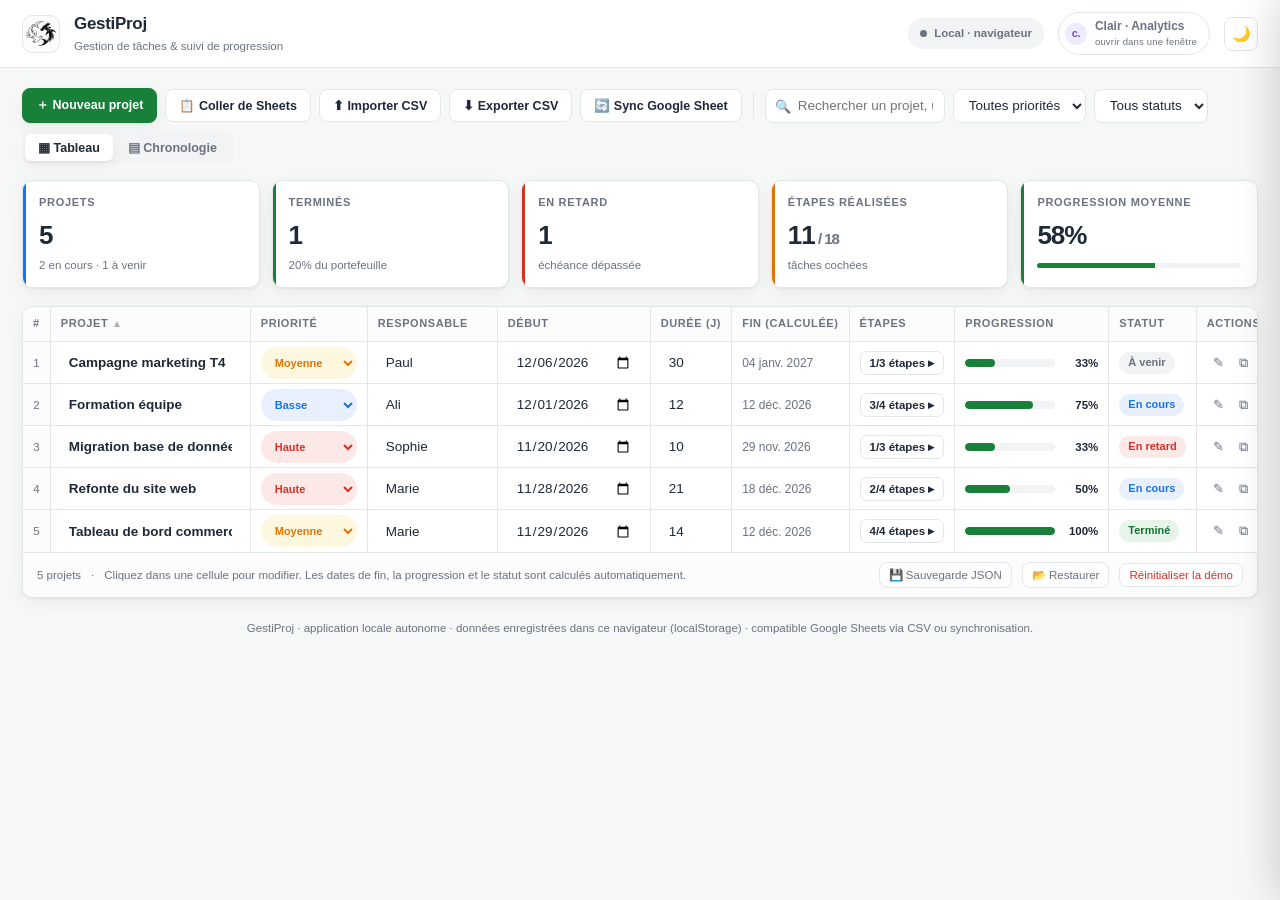
<file: GestiProj/index.html>
<!DOCTYPE html>
<html lang="fr">
<head>
<meta charset="UTF-8">
<meta name="viewport" content="width=device-width, initial-scale=1">
<title>GestiProj — Gestion de projets & progression</title>
<link rel="icon" href="../assets/logo/favicon.ico" sizes="any">
<link rel="apple-touch-icon" href="../assets/logo/apple-touch-icon.png">
<!-- Thème appliqué avant le premier rendu (mémorisé, partagé avec le hub et Clair). -->
<script src="../assets/theme.js"></script>
<!--
  GestiProj — application 100% locale (HTML/CSS/JS, aucune dépendance).
  Ouvrez simplement ce fichier dans un navigateur. Données = localStorage.
  Premier démarrage : les projets de data/projets.js sont chargés.
  Option : synchronisation avec une Google Sheet via google-sheets/Code.gs
-->
<style>
:root{
  --bg:#f6f8f7; --surface:#ffffff; --surface2:#fbfcfb; --border:#e1e8e4;
  --text:#1f2937; --muted:#6b7280; --accent:#188038; --accent2:#137333;
  --accent-soft:#e6f4ea; --shadow:0 1px 2px rgba(16,24,40,.06),0 6px 18px rgba(16,24,40,.05);
  --red:#d93025; --red-soft:#fce8e6; --amber:#e37400; --amber-soft:#fef7e0;
  --blue:#1a73e8; --blue-soft:#e8f0fe; --grey-soft:#f1f3f4;
  --radius:10px;
  /* couleurs d'interface (aucune ne concerne le logo) */
  --on-accent:#ffffff;            /* texte posé sur un aplat accentué */
  --toast-bg:#202724; --toast-text:#ffffff;
  --overlay:rgba(15,23,20,.45);
}
html[data-theme="dark"]{
  --bg:#141816; --surface:#1c211f; --surface2:#222825; --border:#333c37;
  --text:#e8eeea; --muted:#9aa8a0; --accent:#5fcd83; --accent2:#7ddc9c;
  --accent-soft:#1e3a29; --shadow:0 1px 2px rgba(0,0,0,.3),0 8px 24px rgba(0,0,0,.25);
  --red:#ff8a80; --red-soft:#3a2321; --amber:#fbbc5c; --amber-soft:#3a2f18;
  --blue:#8ab4f8; --blue-soft:#1e2c45; --grey-soft:#2a322d;
}
*{box-sizing:border-box}
html,body{margin:0;padding:0}
body{
  background:var(--bg); color:var(--text); font-family:Arial,Helvetica,"Segoe UI",Roboto,sans-serif;
  font-size:13.5px; line-height:1.45; -webkit-font-smoothing:antialiased;
}
button,input,select,textarea{font-family:inherit;font-size:inherit;color:inherit}
button{cursor:pointer}
a{color:var(--accent2);text-decoration:none}
a:hover{text-decoration:underline}

/* ---------- En-tête ---------- */
.topbar{
  background:var(--surface); border-bottom:1px solid var(--border);
  padding:12px 22px; display:flex; align-items:center; gap:14px; flex-wrap:wrap;
  position:sticky; top:0; z-index:40;
}
.logo{
  width:38px;height:38px;border-radius:10px;background:var(--surface2);flex:none;
  border:1px solid var(--border);display:grid;place-items:center;
  text-decoration:none;transition:border-color .15s,box-shadow .15s;
}
.logo:hover{border-color:var(--accent);box-shadow:0 0 0 3px var(--accent-soft);text-decoration:none}
.logo img{width:30px;height:auto;display:block}
/* pas de plaque derrière le logo : le fond reste celui de l'interface */
html[data-theme="dark"] .logo{background:transparent;border-color:transparent}
.brand h1{font-size:17px;margin:0;letter-spacing:-.3px}
.brand p{margin:1px 0 0;font-size:11.5px;color:var(--muted)}
.topbar .spacer{flex:1}
.pill{
  display:inline-flex;align-items:center;gap:7px;padding:6px 11px;border-radius:99px;
  background:var(--accent-soft);color:var(--accent2);font-size:11.5px;font-weight:600;
  border:1px solid transparent;
}
.pill .dot{width:7px;height:7px;border-radius:50%;background:currentColor}
.pill.off{background:var(--grey-soft);color:var(--muted)}
.icon-btn{
  width:34px;height:34px;border:1px solid var(--border);background:var(--surface);
  border-radius:8px;display:grid;place-items:center;font-size:15px;
}
.icon-btn:hover{background:var(--accent-soft)}

/* ---------- Bascule vers l'autre application ---------- */
.app-switch{
  display:inline-flex;align-items:center;gap:8px;padding:5px 12px 5px 6px;
  border:1px solid var(--border);border-radius:99px;background:var(--surface);
  font-size:12px;font-weight:600;color:var(--muted);text-decoration:none;
  transition:border-color .15s,color .15s,background .15s;
}
.app-switch:hover{border-color:#8b7fe8;color:var(--text);background:var(--surface2);text-decoration:none}
.app-switch:focus-visible{outline:2px solid #8b7fe8;outline-offset:2px}
.app-switch-ico{
  width:22px;height:22px;border-radius:50%;display:grid;place-items:center;
  background:#efeafc;color:#6d4fbe;font-size:11px;font-weight:800;letter-spacing:-.5px;flex:none;
}
html[data-theme="dark"] .app-switch-ico{background:#2a2340;color:#c3aef7}
.app-switch-txt{white-space:nowrap}
.app-switch-txt small{display:block;font-size:9.5px;font-weight:500;color:var(--muted);letter-spacing:.02em}
@media (max-width:640px){ .app-switch-txt small{display:none} .app-switch-txt{font-size:11px} }

/* ---------- Barre d'outils ---------- */
.wrap{padding:20px 22px 60px;max-width:1680px;margin:0 auto}
.toolbar{
  display:flex;align-items:center;gap:8px;flex-wrap:wrap;margin-bottom:16px;
}
.btn{
  display:inline-flex;align-items:center;gap:7px;padding:8px 13px;border-radius:8px;
  border:1px solid var(--border);background:var(--surface);font-weight:600;font-size:12.5px;
  white-space:nowrap;transition:.15s;
}
.btn:hover{border-color:var(--accent);color:var(--accent2)}
.btn.primary{background:var(--accent);border-color:var(--accent);color:var(--on-accent);box-shadow:var(--shadow)}
.btn.primary:hover{background:var(--accent2);color:var(--on-accent)}
.btn.danger{color:var(--red)}
.btn.danger:hover{border-color:var(--red)}
.btn.sm{padding:5px 9px;font-size:11.5px;font-weight:500}
.sep{width:1px;height:26px;background:var(--border);margin:0 3px}
.field{
  height:34px;padding:0 11px;border:1px solid var(--border);border-radius:8px;
  background:var(--surface);outline:none;min-width:0;
}
.field:focus{border-color:var(--accent);box-shadow:0 0 0 3px var(--accent-soft)}
.search{position:relative;flex:1;min-width:180px;max-width:320px}
.search .field{width:100%;padding-left:32px}
.search span{position:absolute;left:10px;top:9px;color:var(--muted);font-size:13px}
select.field{cursor:pointer;padding-right:8px}
.tabs{display:inline-flex;background:var(--grey-soft);border-radius:8px;padding:3px;gap:2px}
.tabs button{
  border:0;background:transparent;padding:6px 13px;border-radius:6px;font-weight:600;font-size:12.5px;color:var(--muted);
}
.tabs button.active{background:var(--surface);color:var(--text);box-shadow:var(--shadow)}

/* ---------- Indicateurs ---------- */
.kpis{display:grid;grid-template-columns:repeat(5,minmax(0,1fr));gap:12px;margin-bottom:18px}
.kpi{
  background:var(--surface);border:1px solid var(--border);border-radius:var(--radius);
  padding:14px 16px;box-shadow:var(--shadow);position:relative;overflow:hidden;
}
.kpi .label{font-size:11px;color:var(--muted);text-transform:uppercase;letter-spacing:.7px;font-weight:700}
.kpi .value{font-size:26px;font-weight:700;margin-top:6px;letter-spacing:-1px}
.kpi .sub{font-size:11.5px;color:var(--muted);margin-top:2px}
.kpi::after{content:"";position:absolute;left:0;top:0;bottom:0;width:3px;background:var(--accent)}
.kpi.red::after{background:var(--red)} .kpi.amber::after{background:var(--amber)}
.kpi.blue::after{background:var(--blue)} .kpi.green::after{background:var(--accent)}
.kpi .mini{margin-top:8px;height:5px;border-radius:9px;background:var(--grey-soft);overflow:hidden}
.kpi .mini i{display:block;height:100%;background:var(--accent)}

/* ---------- Tableau ---------- */
.card{background:var(--surface);border:1px solid var(--border);border-radius:var(--radius);box-shadow:var(--shadow);overflow:hidden}
.table-scroll{overflow:auto;max-height:calc(100vh - 285px);min-height:180px}
table{border-collapse:separate;border-spacing:0;width:100%;min-width:1190px}
thead th{
  position:sticky;top:0;z-index:10;background:var(--surface2);
  border-bottom:1px solid var(--border);border-right:1px solid var(--border);
  padding:9px 10px;text-align:left;font-size:11px;text-transform:uppercase;
  letter-spacing:.6px;color:var(--muted);font-weight:700;white-space:nowrap;user-select:none;
}
thead th.sortable{cursor:pointer}
thead th.sortable:hover{color:var(--accent2);background:var(--accent-soft)}
thead th .arrow{opacity:.55;font-size:10px}
tbody td{
  border-bottom:1px solid var(--border);border-right:1px solid var(--border);
  padding:0 10px;height:42px;vertical-align:middle;
}
tbody tr:hover td{background:var(--surface2)}
tbody tr:last-child td{border-bottom:0}
td.num{width:44px;text-align:center;color:var(--muted);font-size:11.5px;background:var(--surface2)}
td.act{width:118px;white-space:nowrap}
.cell-input{
  width:100%;height:32px;border:1px solid transparent;background:transparent;
  border-radius:5px;padding:0 7px;outline:none;min-width:60px;
}
.cell-input:hover{border-color:var(--border);background:var(--surface)}
.cell-input:focus{border-color:var(--accent);background:var(--surface);box-shadow:0 0 0 3px var(--accent-soft)}
.cell-input[type="number"]{max-width:78px}
.cell-input[type="date"]{min-width:132px}
select.cell-input{cursor:pointer}
.tag{
  display:inline-block;padding:3px 9px;border-radius:99px;font-size:11px;font-weight:700;white-space:nowrap;
}
.p-Haute{background:var(--red-soft);color:var(--red)}
.p-Moyenne{background:var(--amber-soft);color:var(--amber)}
.p-Basse{background:var(--blue-soft);color:var(--blue)}
.s-done{background:var(--accent-soft);color:var(--accent2)}
.s-running{background:var(--blue-soft);color:var(--blue)}
.s-late{background:var(--red-soft);color:var(--red)}
.s-upcoming{background:var(--grey-soft);color:var(--muted)}
.bar{height:8px;border-radius:99px;background:var(--grey-soft);overflow:hidden;min-width:90px}
.bar i{display:block;height:100%;border-radius:99px;background:var(--accent);transition:width .3s}
.bar.red i{background:var(--red)}
.bar.full i{background:var(--accent)}
.prog-cell{display:flex;align-items:center;gap:9px}
.prog-cell b{font-size:11.5px;min-width:34px;text-align:right;font-variant-numeric:tabular-nums}
.steps-btn{
  border:1px solid var(--border);background:var(--surface);border-radius:7px;
  padding:4px 9px;font-size:11.5px;font-weight:600;white-space:nowrap;
}
.steps-btn:hover{border-color:var(--accent);color:var(--accent2)}
.row-btn{
  border:0;background:transparent;padding:4px 6px;border-radius:5px;color:var(--muted);font-size:13px;
}
.row-btn:hover{background:var(--accent-soft);color:var(--accent2)}
.row-btn.del:hover{background:var(--red-soft);color:var(--red)}
.readonly{color:var(--muted);font-size:12px;white-space:nowrap}
.empty{padding:56px 20px;text-align:center;color:var(--muted)}
.empty .big{font-size:34px;margin-bottom:8px}
.table-foot{
  display:flex;align-items:center;gap:10px;padding:9px 14px;border-top:1px solid var(--border);
  background:var(--surface2);color:var(--muted);font-size:11.5px;flex-wrap:wrap;
}

/* ---------- Gantt ---------- */
.gantt{padding:16px;overflow:auto}
.gantt-head{position:relative;height:26px;margin-left:230px;border-bottom:1px solid var(--border)}
.gantt-head span{position:absolute;top:4px;transform:translateX(-50%);font-size:10.5px;color:var(--muted);white-space:nowrap}
.gantt-row{display:flex;align-items:center;height:40px;border-bottom:1px solid var(--border)}
.gantt-label{width:230px;flex:none;padding-right:12px;overflow:hidden;text-overflow:ellipsis;white-space:nowrap;font-size:12px}
.gantt-label small{display:block;color:var(--muted);font-size:10.5px}
.gantt-track{position:relative;flex:1;height:100%;background:
  repeating-linear-gradient(90deg,transparent,transparent calc(10% - 1px),var(--border) calc(10% - 1px),var(--border) 10%)}
.gantt-bar{
  position:absolute;top:11px;height:18px;border-radius:5px;background:var(--blue-soft);
  border:1px solid var(--blue);overflow:hidden;min-width:6px;
}
.gantt-bar.haute{background:var(--red-soft);border-color:var(--red)}
.gantt-bar.moyenne{background:var(--amber-soft);border-color:var(--amber)}
.gantt-bar > i{display:block;height:100%;background:var(--accent);opacity:.75}
.gantt-bar > span{position:absolute;inset:0;text-align:center;line-height:16px;font-size:10px;font-weight:700;color:var(--text)}
.today-line{position:absolute;top:0;bottom:0;width:2px;background:var(--red);z-index:5;opacity:.7}

/* ---------- Modales & tiroir ---------- */
.overlay{
  position:fixed;inset:0;background:var(--overlay);z-index:60;
  display:none;align-items:center;justify-content:center;padding:18px;backdrop-filter:blur(2px);
}
.overlay.open{display:flex}
.modal{
  background:var(--surface);border-radius:14px;box-shadow:0 20px 60px rgba(0,0,0,.28);
  width:100%;max-width:540px;max-height:90vh;overflow:auto;
}
.modal.wide{max-width:720px}
.modal-head{
  display:flex;align-items:center;justify-content:space-between;padding:16px 20px;border-bottom:1px solid var(--border);
}
.modal-head h2{margin:0;font-size:16px}
.modal-body{padding:20px}
.modal-foot{
  display:flex;justify-content:flex-end;gap:8px;padding:14px 20px;border-top:1px solid var(--border);
  background:var(--surface2);flex-wrap:wrap;
}
.close-x{border:0;background:transparent;font-size:20px;color:var(--muted);line-height:1}
.form-grid{display:grid;grid-template-columns:1fr 1fr;gap:14px}
.form-grid .full{grid-column:1/-1}
label.lb{display:block;font-size:11.5px;font-weight:700;color:var(--muted);text-transform:uppercase;letter-spacing:.5px;margin-bottom:5px}
.form-grid .field,.form-grid textarea{width:100%}
textarea.field{height:auto;padding:9px 11px;resize:vertical;min-height:76px;line-height:1.5}
.hint{font-size:11.5px;color:var(--muted);margin-top:7px;line-height:1.55}
.hint code{background:var(--grey-soft);padding:1px 5px;border-radius:4px}

/* Tiroir des étapes */
.drawer{
  position:fixed;top:0;right:0;bottom:0;width:min(440px,100%);background:var(--surface);
  z-index:70;box-shadow:-12px 0 40px rgba(0,0,0,.18);transform:translateX(102%);
  transition:transform .25s ease;display:flex;flex-direction:column;
}
.drawer.open{transform:translateX(0)}
.drawer-head{padding:18px 20px;border-bottom:1px solid var(--border)}
.drawer-head h2{margin:0 0 3px;font-size:17px}
.drawer-head p{margin:0;color:var(--muted);font-size:12px}
.drawer-body{flex:1;overflow:auto;padding:18px 20px}
.drawer-foot{padding:14px 20px;border-top:1px solid var(--border);background:var(--surface2)}
.step-item{
  display:flex;align-items:center;gap:10px;padding:9px 10px;border:1px solid var(--border);
  border-radius:9px;margin-bottom:8px;background:var(--surface2);
}
.step-item input[type="checkbox"]{width:17px;height:17px;accent-color:var(--accent);cursor:pointer;flex:none}
.step-item input[type="text"]{
  flex:1;border:1px solid transparent;background:transparent;border-radius:5px;padding:4px 6px;outline:none;min-width:0;
}
.step-item input[type="text"]:focus{border-color:var(--accent);background:var(--surface)}
.step-item.done input[type="text"]{text-decoration:line-through;color:var(--muted)}
.step-add{display:flex;gap:8px;margin-top:14px}
.step-add .field{flex:1}
.drawer-prog{display:flex;align-items:center;gap:12px;margin-bottom:6px}
.drawer-prog .bar{flex:1}
.drawer-prog b{font-size:18px;min-width:48px;text-align:right}

/* Toast */
.toast-wrap{position:fixed;bottom:20px;left:20px;z-index:90;display:flex;flex-direction:column;gap:8px}
.toast{
  background:var(--toast-bg);color:var(--toast-text);padding:11px 16px;border-radius:9px;font-size:12.5px;
  box-shadow:0 8px 24px rgba(0,0,0,.25);animation:pop .25s ease;max-width:340px;
}
.toast.ok{background:#137333;color:#fff}.toast.err{background:#c5221f;color:#fff}
@keyframes pop{from{opacity:0;transform:translateY(8px)}to{opacity:1;transform:none}}

.badge-count{background:var(--accent-soft);color:var(--accent2);border-radius:99px;padding:1px 7px;font-size:10.5px;font-weight:700;margin-left:6px}
.kbd{display:inline-block;border:1px solid var(--border);border-bottom-width:2px;border-radius:4px;padding:0 5px;font-size:11px;background:var(--surface2)}
.footer-note{text-align:center;color:var(--muted);font-size:11.5px;margin-top:22px}

@media(max-width:1100px){.kpis{grid-template-columns:repeat(3,1fr)}}
@media(max-width:680px){
  .kpis{grid-template-columns:repeat(2,1fr)}
  .wrap{padding:14px 12px 50px}.topbar{padding:10px 12px}
  .form-grid{grid-template-columns:1fr}.search{max-width:none}
}

/* à l'impression : le thème sombre est ignoré, le papier reste blanc */
@media print{
  html[data-theme]{--bg:#fff;--surface:#fff;--surface2:#fff;--text:#111827;--muted:#4b5563;--border:#d1d5db}
  .topbar,.toolbar,.icon-btn,.app-switch,.toast{display:none!important}
}
/* respect de la préférence système : pas d'animation */
@media (prefers-reduced-motion: reduce){
  *,*::before,*::after{animation-duration:.001ms!important;animation-iteration-count:1!important;
    transition-duration:.001ms!important;scroll-behavior:auto!important}
}
/* sélection de texte aux couleurs de l'application */
::selection{background:color-mix(in srgb,var(--accent) 26%,transparent)}
</style>
</head>
<body>

<!-- ============ EN-TÊTE ============ -->
<header class="topbar">
  <a class="logo" href="../index.html" title="Retour au hub Losse">
    <img id="appLogo" src="../assets/logo/losse-logo-96.png" alt="Losse" width="96" height="81" decoding="async">
  </a>
  <div class="brand">
    <h1>GestiProj</h1>
    <p>Gestion de tâches & suivi de progression</p>
  </div>
  <div class="spacer"></div>
  <span class="pill off" id="syncPill" title="État de la synchronisation Google Sheets">
    <span class="dot"></span><span id="syncPillText">Local · navigateur</span>
  </span>
  <a class="app-switch" id="btnToClair" href="../google-sheets-dashboard/index.html" target="_blank" rel="noopener"
     title="Ouvrir Clair (Sheets Analytics) dans une fenêtre — GestiProj reste ouvert">
    <span class="app-switch-ico" aria-hidden="true">c.</span>
    <span class="app-switch-txt">Clair · Analytics<small>ouvrir dans une fenêtre</small></span>
  </a>
  <button class="icon-btn" id="themeBtn" type="button" data-theme-toggle
          title="Changer de thème" aria-label="Changer de thème"><span data-theme-icon aria-hidden="true">🌙</span></button>
</header>

<main class="wrap">

  <!-- ============ BARRE D'OUTILS ============ -->
  <div class="toolbar">
    <button class="btn primary" id="btnNew">＋ Nouveau projet</button>
    <button class="btn" id="btnPaste" title="Coller des données copiées depuis Google Sheets">📋 Coller de Sheets</button>
    <button class="btn" id="btnImport">⬆ Importer CSV</button>
    <button class="btn" id="btnExport">⬇ Exporter CSV</button>
    <button class="btn" id="btnSync" title="Synchroniser avec une Google Sheet">🔄 Sync Google Sheet</button>
    <div class="sep"></div>
    <div class="search"><span>🔍</span><input class="field" id="search" placeholder="Rechercher un projet, une étape…" autocomplete="off"></div>
    <select class="field" id="filterPriority">
      <option value="">Toutes priorités</option><option>Haute</option><option>Moyenne</option><option>Basse</option>
    </select>
    <select class="field" id="filterStatus">
      <option value="">Tous statuts</option><option>Terminé</option><option>En cours</option><option>En retard</option><option>À venir</option>
    </select>
    <div class="spacer" style="flex:1"></div>
    <div class="tabs">
      <button class="active" data-view="table">▦ Tableau</button>
      <button data-view="gantt">▤ Chronologie</button>
    </div>
  </div>

  <!-- ============ INDICATEURS ============ -->
  <section class="kpis" id="kpis"></section>

  <!-- ============ TABLEAU ============ -->
  <section class="card" id="viewTable">
    <div class="table-scroll">
      <table id="grid">
        <thead><tr id="gridHead"></tr></thead>
        <tbody id="gridBody"></tbody>
      </table>
    </div>
    <div class="table-foot">
      <span id="countLabel">0 projet</span>
      <span>·</span>
      <span>Cliquez dans une cellule pour modifier. Les dates de fin, la progression et le statut sont calculés automatiquement.</span>
      <span style="flex:1"></span>
      <button class="btn sm" id="btnJson">💾 Sauvegarde JSON</button>
      <button class="btn sm" id="btnRestore">📂 Restaurer</button>
      <button class="btn sm danger" id="btnReset">Réinitialiser la démo</button>
    </div>
  </section>

  <!-- ============ CHRONOLOGIE ============ -->
  <section class="card" id="viewGantt" style="display:none">
    <div class="gantt" id="gantt"></div>
    <div class="table-foot"><span>Lecture : la barre colorée = durée du projet · la partie pleine = progression · le trait rouge = aujourd'hui.</span></div>
  </section>

  <p class="footer-note">GestiProj · application locale autonome · données enregistrées dans ce navigateur (localStorage) · compatible Google Sheets via CSV ou synchronisation.</p>
</main>

<!-- ============ MODALE PROJET ============ -->
<div class="overlay" id="projectModal">
  <div class="modal">
    <div class="modal-head"><h2 id="projectModalTitle">Nouveau projet</h2><button class="close-x" data-close="projectModal">×</button></div>
    <div class="modal-body">
      <div class="form-grid">
        <div class="full"><label class="lb">Nom du projet *</label><input class="field" id="fNom" placeholder="Ex. Refonte du site web"></div>
        <div><label class="lb">Priorité</label><select class="field" id="fPriorite"><option>Haute</option><option selected>Moyenne</option><option>Basse</option></select></div>
        <div><label class="lb">Responsable</label><input class="field" id="fResponsable" placeholder="Ex. Marie"></div>
        <div><label class="lb">Date de début</label><input class="field" type="date" id="fDebut"></div>
        <div><label class="lb">Durée (jours)</label><input class="field" type="number" min="1" max="3650" id="fDuree" value="7"></div>
        <div class="full"><label class="lb">Description</label><textarea class="field" id="fDescription" placeholder="Objectif, contexte, notes…"></textarea></div>
        <div class="full" id="stepsInitWrap">
          <label class="lb">Étapes initiales</label>
          <textarea class="field" id="fEtapes" placeholder="Une étape par ligne&#10;Analyse des besoins&#10;Maquettage&#10;Développement&#10;Recette et mise en ligne"></textarea>
          <p class="hint">Une étape par ligne. Vous pourrez les cocher et en ajouter ensuite depuis le tableau.</p>
        </div>
      </div>
    </div>
    <div class="modal-foot">
      <button class="btn" data-close="projectModal">Annuler</button>
      <button class="btn primary" id="btnSaveProject">Enregistrer</button>
    </div>
  </div>
</div>

<!-- ============ TIROIR ÉTAPES ============ -->
<div class="overlay" id="drawerOverlay"></div>
<aside class="drawer" id="drawer">
  <div class="drawer-head" style="display:flex;justify-content:space-between;align-items:flex-start">
    <div><h2 id="drawerTitle">Étapes</h2><p id="drawerSub"></p></div>
    <button class="close-x" id="drawerClose">×</button>
  </div>
  <div class="drawer-body">
    <div class="drawer-prog"><div class="bar" id="drawerBar"><i style="width:0%"></i></div><b id="drawerPct">0%</b></div>
    <p class="hint" style="margin:2px 0 16px">Cochez une étape pour faire avancer la progression du projet.</p>
    <div id="stepList"></div>
    <div class="step-add">
      <input class="field" id="newStep" placeholder="Ajouter une étape…">
      <button class="btn primary" id="btnAddStep">Ajouter</button>
    </div>
  </div>
  <div class="drawer-foot" style="display:flex;gap:8px;flex-wrap:wrap">
    <button class="btn sm" id="btnCheckAll">✔ Tout cocher</button>
    <button class="btn sm" id="btnUncheckAll">☐ Tout décocher</button>
    <span style="flex:1"></span>
    <button class="btn primary sm" id="btnDrawerDone">Fermer</button>
  </div>
</aside>

<!-- ============ MODALE COLLER / IMPORTER ============ -->
<div class="overlay" id="importModal">
  <div class="modal wide">
    <div class="modal-head"><h2>Importer depuis Google Sheets / CSV</h2><button class="close-x" data-close="importModal">×</button></div>
    <div class="modal-body">
      <p class="hint" style="margin-top:0">
        Dans Google Sheets : sélectionnez vos cellules (avec la ligne d'en-têtes), <span class="kbd">Ctrl/Cmd + C</span>, puis collez ci-dessous.
        Colonnes reconnues : <code>Nom</code>, <code>Priorité</code>, <code>Responsable</code>, <code>Début</code>, <code>Durée</code>,
        <code>Étapes</code>, <code>Description</code>. Format des étapes : <code>[x] Fait | [ ] À faire</code>.
      </p>
      <textarea class="field" id="importText" style="width:100%;min-height:190px;font-family:ui-monospace,Menlo,Consolas,monospace;font-size:12px" placeholder="Nom	Priorité	Responsable	Début	Durée	Étapes
Refonte du site	Haute	Marie	2026-10-20	15	[x] Cadrage | [ ] Maquettes | [ ] Dev"></textarea>
      <p class="hint" id="importPreview"></p>
    </div>
    <div class="modal-foot">
      <span style="flex:1"></span>
      <button class="btn" data-close="importModal">Annuler</button>
      <button class="btn" id="btnImportMerge">Fusionner / mettre à jour</button>
      <button class="btn primary" id="btnImportReplace">Remplacer tout</button>
    </div>
  </div>
</div>

<!-- ============ MODALE SYNC GOOGLE SHEET ============ -->
<div class="overlay" id="syncModal">
  <div class="modal">
    <div class="modal-head"><h2>Synchronisation Google Sheets</h2><button class="close-x" data-close="syncModal">×</button></div>
    <div class="modal-body">
      <p class="hint" style="margin-top:0">
        Optionnel. Par défaut l'application fonctionne <b>100 % hors ligne</b> avec le stockage du navigateur.
        Pour utiliser une vraie Google Sheet comme base de données, déployez le script fourni dans
        <code>google-sheets/Code.gs</code> (voir <code>README.md</code>) puis collez son URL ci-dessous.
      </p>
      <div style="display:grid;gap:14px;margin-top:16px">
        <div><label class="lb">URL de l'application web (…/exec)</label><input class="field" id="syncUrl" style="width:100%" placeholder="https://script.google.com/macros/s/AKfycb…/exec"></div>
        <div><label class="lb">Jeton secret (TOKEN du script)</label><input class="field" id="syncToken" style="width:100%" placeholder="mon-jeton-secret"></div>
      </div>
      <p class="hint" id="syncStatus">Non configuré.</p>
    </div>
    <div class="modal-foot">
      <button class="btn danger sm" id="btnSyncDisable" style="margin-right:auto">Désactiver</button>
      <button class="btn" id="btnSyncTest">Tester</button>
      <button class="btn" id="btnSyncPull">⬇ Recevoir</button>
      <button class="btn primary" id="btnSyncPush">⬆ Envoyer</button>
    </div>
  </div>
</div>

<!-- ============ MODALE CONFIRMATION ============ -->
<div class="overlay" id="confirmModal">
  <div class="modal" style="max-width:400px">
    <div class="modal-head"><h2>Confirmation</h2><button class="close-x" data-close="confirmModal">×</button></div>
    <div class="modal-body"><p id="confirmText" style="margin:0"></p></div>
    <div class="modal-foot"><button class="btn" data-close="confirmModal">Annuler</button><button class="btn primary" id="btnConfirmOk">Confirmer</button></div>
  </div>
</div>

<input type="file" id="fileCsv" accept=".csv,.tsv,.txt" hidden>
<input type="file" id="fileJson" accept=".json" hidden>
<div class="toast-wrap" id="toasts"></div>

<script src="../assets/hub-nav.js"></script>
<script>
/* =========================================================================
   GESTIPROJ — logique applicative (vanilla JS, aucune dépendance)
   ========================================================================= */
(function(){
'use strict';

const KEY = 'gestiproj.v1';
const PRIORITIES = ['Haute','Moyenne','Basse'];
const STATUSES = ['Terminé','En cours','En retard','À venir'];
const COLS = [
  {k:'num',   label:'#',           w:'44px'},
  {k:'nom',   label:'Projet'},
  {k:'priorite', label:'Priorité'},
  {k:'responsable', label:'Responsable'},
  {k:'debut', label:'Début'},
  {k:'duree', label:'Durée (j)'},
  {k:'fin',   label:'Fin (calculée)'},
  {k:'etapes',label:'Étapes'},
  {k:'progression', label:'Progression'},
  {k:'statut',label:'Statut'},
  {k:'act',   label:'Actions'}
];

let state = load();
let editingId = null;      // id du projet en cours d'édition dans la modale
let drawerId = null;       // id du projet ouvert dans le tiroir
let confirmCb = null;

/* ---------------------------- Utilitaires ---------------------------- */
const $ = s => document.querySelector(s);
const $$ = s => Array.from(document.querySelectorAll(s));
function uid(){ return 'p_' + Date.now().toString(36) + '_' + Math.random().toString(36).slice(2,7); }
function esc(s){ return String(s==null?'':s).replace(/[&<>"']/g, c => ({'&':'&amp;','<':'&lt;','>':'&gt;','"':'&quot;',"'":'&#39;'}[c])); }
function today(){ const d=new Date(); return iso(d); }
function iso(d){ return d.getFullYear()+'-'+String(d.getMonth()+1).padStart(2,'0')+'-'+String(d.getDate()).padStart(2,'0'); }
function parseDate(s){ if(!s) return null; const d=new Date(s+'T00:00:00'); return isNaN(d)?null:d; }
function addDays(s,n){ const d=parseDate(s); if(!d) return ''; d.setDate(d.getDate()+(Number(n)-1)); return iso(d); }
function dateFr(s){ const d=parseDate(s); return d ? d.toLocaleDateString('fr-FR',{day:'2-digit',month:'short',year:'numeric'}) : '—'; }
function clamp(n,a,b){ return Math.max(a,Math.min(b,n)); }

function statusClass(s){
  return {'Terminé':'done','En cours':'running','En retard':'late','À venir':'upcoming'}[s] || 'upcoming';
}
function progressOf(p){
  if(!p.etapes || !p.etapes.length) return 0;
  return Math.round(p.etapes.filter(e=>e.fait).length / p.etapes.length * 100);
}
function statusOf(p){
  const pr = progressOf(p);
  if(pr === 100 && p.etapes.length) return 'Terminé';
  if(p.fin && p.fin < today()) return 'En retard';
  if(p.debut && p.debut > today()) return 'À venir';
  return 'En cours';
}
function recompute(p){
  p.duree = clamp(parseInt(p.duree,10)||1, 1, 3650);
  p.fin = addDays(p.debut, p.duree);
  p.progression = progressOf(p);
  p.statut = statusOf(p);
  return p;
}
function normalize(p){
  p.id = p.id || uid();
  p.nom = p.nom || 'Sans titre';
  p.description = p.description || '';
  p.priorite = PRIORITIES.includes(p.priorite) ? p.priorite : 'Moyenne';
  p.responsable = p.responsable || '';
  p.debut = p.debut || today();
  p.duree = parseInt(p.duree,10) || 7;
  p.etapes = Array.isArray(p.etapes) ? p.etapes.map(e => ({
    id: e.id || uid(), titre: String(e.titre||'Étape'), fait: !!e.fait
  })) : [];
  p.createdAt = p.createdAt || new Date().toISOString();
  return recompute(p);
}

/* ---------------------------- Persistance ---------------------------- */
function defaultData(){
  const t = new Date();
  const d = n => { const x=new Date(t); x.setDate(x.getDate()+n); return iso(x); };
  const mk = (o) => normalize(Object.assign({
    id:uid(), description:'', responsable:'', priorite:'Moyenne', debut:d(0), duree:7, etapes:[], createdAt:new Date().toISOString()
  }, o));
  return {
    projects:[
      mk({nom:'Refonte du site web', priorite:'Haute', responsable:'Marie', debut:d(-6), duree:21,
        description:'Nouvelle identité visuelle et migration du contenu.',
        etapes:[{id:uid(),titre:'Cadrage & audit',fait:true},{id:uid(),titre:'Maquettes UI',fait:true},{id:uid(),titre:'Intégration HTML/CSS',fait:false},{id:uid(),titre:'Tests & mise en ligne',fait:false}]}),
      mk({nom:'Campagne marketing T4', priorite:'Moyenne', responsable:'Paul', debut:d(2), duree:30,
        description:'Préparation des supports et planning de diffusion.',
        etapes:[{id:uid(),titre:'Définir le budget',fait:true},{id:uid(),titre:'Créer les visuels',fait:false},{id:uid(),titre:'Programmer les publications',fait:false}]}),
      mk({nom:'Migration base de données', priorite:'Haute', responsable:'Sophie', debut:d(-14), duree:10,
        description:'Serveur obsolète — action urgente.',
        etapes:[{id:uid(),titre:'Sauvegarde complète',fait:true},{id:uid(),titre:'Script de migration',fait:false},{id:uid(),titre:'Validation',fait:false}]}),
      mk({nom:'Formation équipe', priorite:'Basse', responsable:'Ali', debut:d(-3), duree:12,
        description:'Monter en compétences sur les nouveaux outils.',
        etapes:[{id:uid(),titre:'Planifier les sessions',fait:true},{id:uid(),titre:'Supports de formation',fait:true},{id:uid(),titre:'Session 1',fait:true},{id:uid(),titre:'Session 2',fait:false}]}),
      mk({nom:'Tableau de bord commercial', priorite:'Moyenne', responsable:'Marie', debut:d(-5), duree:14,
        description:'Suivi des indicateurs de vente.',
        etapes:[{id:uid(),titre:'Collecte des KPI',fait:true},{id:uid(),titre:'Maquette du dashboard',fait:true},{id:uid(),titre:'Développement',fait:true},{id:uid(),titre:'Recette',fait:true}]})
    ],
    prefs:{ view:'table', search:'', priority:'', status:'', sort:{k:'nom',dir:1},
            sync:{ url:'', token:'' } }
  };
}
function seedData(){
  // Données réelles fournies avec l'application (GestiProj/data/projets.js).
  // Utilisées uniquement au premier démarrage, quand le navigateur est vierge.
  const seed = window.GESTIPROJ_SEED;
  if(!seed || !Array.isArray(seed.projects) || !seed.projects.length) return null;
  return {
    projects: seed.projects.map(normalize),
    prefs: defaultData().prefs
  };
}
function load(){
  try{
    const raw = localStorage.getItem(KEY);
    const seeded = !raw ? seedData() : null;
    if(seeded){
      console.info('GestiProj : chargement des données réelles (' + seeded.projects.length + ' projets).');
      return seeded;
    }
    if(!raw) return defaultData();
    const d = JSON.parse(raw);
    d.projects = (d.projects||[]).map(normalize);
    d.prefs = Object.assign(defaultData().prefs, d.prefs||{});
    d.prefs.sync = Object.assign({url:'',token:''}, d.prefs.sync||{});
    return d;
  }catch(e){ console.warn('Données illisibles, réinitialisation', e); return seedData() || defaultData(); }
}
function save(){
  try{ localStorage.setItem(KEY, JSON.stringify(state)); }
  catch(e){ toast('Stockage local indisponible : '+e.message,'err'); }
  updateSyncPill();
}

/* ---------------------------- Notifications ---------------------------- */
function toast(msg, type){
  const el = document.createElement('div');
  el.className = 'toast ' + (type||''); el.textContent = msg;
  $('#toasts').appendChild(el);
  setTimeout(()=>{ el.style.opacity='0'; el.style.transition='opacity .3s'; setTimeout(()=>el.remove(),320); }, 3200);
}
function askConfirm(text, cb){
  $('#confirmText').textContent = text; confirmCb = cb;
  openModal('confirmModal');
}
function openModal(id){ $('#'+id).classList.add('open'); }
function closeModal(id){ $('#'+id).classList.remove('open'); }
function closeAllModals(){ $$('.overlay').forEach(o=>o.classList.remove('open')); }

/* ---------------------------- Filtrage & tri ---------------------------- */
function visibleProjects(){
  const q = state.prefs.search.trim().toLowerCase();
  let list = state.projects.filter(p=>{
    if(state.prefs.priority && p.priorite !== state.prefs.priority) return false;
    if(state.prefs.status && p.statut !== state.prefs.status) return false;
    if(q){
      const hay = [p.nom,p.responsable,p.description,p.priorite,p.statut].concat(p.etapes.map(e=>e.titre)).join(' ').toLowerCase();
      if(!hay.includes(q)) return false;
    }
    return true;
  });
  const {k,dir} = state.prefs.sort;
  const val = p => {
    if(k==='progression') return p.progression;
    if(k==='duree') return p.duree;
    if(k==='priorite') return PRIORITIES.indexOf(p.priorite);
    if(k==='etapes') return p.etapes.filter(e=>e.fait).length / (p.etapes.length||1);
    return String(p[k]||'').toLowerCase();
  };
  list.sort((a,b)=>{ const x=val(a), y=val(b); return (x<y?-1:x>y?1:0)*dir; });
  return list;
}

/* ---------------------------- Rendu KPI ---------------------------- */
function renderKpis(){
  const all = state.projects;
  const done = all.filter(p=>p.statut==='Terminé').length;
  const late = all.filter(p=>p.statut==='En retard').length;
  const running = all.filter(p=>p.statut==='En cours').length;
  const avg = all.length ? Math.round(all.reduce((s,p)=>s+p.progression,0)/all.length) : 0;
  const steps = all.reduce((s,p)=>s+p.etapes.length,0);
  const stepsDone = all.reduce((s,p)=>s+p.etapes.filter(e=>e.fait).length,0);
  $('#kpis').innerHTML = `
    <div class="kpi blue"><div class="label">Projets</div><div class="value">${all.length}</div><div class="sub">${running} en cours · ${all.filter(p=>p.statut==='À venir').length} à venir</div></div>
    <div class="kpi green"><div class="label">Terminés</div><div class="value">${done}</div><div class="sub">${all.length?Math.round(done/all.length*100):0}% du portefeuille</div></div>
    <div class="kpi red"><div class="label">En retard</div><div class="value">${late}</div><div class="sub">échéance dépassée</div></div>
    <div class="kpi amber"><div class="label">Étapes réalisées</div><div class="value">${stepsDone}<span style="font-size:15px;color:var(--muted)"> / ${steps}</span></div><div class="sub">tâches cochées</div></div>
    <div class="kpi"><div class="label">Progression moyenne</div><div class="value">${avg}%</div><div class="mini"><i style="width:${avg}%"></i></div></div>`;
}

/* ---------------------------- Rendu tableau ---------------------------- */
function renderHead(){
  $('#gridHead').innerHTML = COLS.map(c=>{
    const sortable = !['num','fin','progression','act','etapes'].includes(c.k);
    const arrow = state.prefs.sort.k===c.k ? `<span class="arrow">${state.prefs.sort.dir>0?'▲':'▼'}</span>` : '';
    return `<th class="${sortable?'sortable':''}" ${sortable?`data-sort="${c.k}"`:''} ${c.w?`style="width:${c.w}"`:''}>${c.label} ${arrow}</th>`;
  }).join('');
}
function renderTable(){
  renderHead();
  const list = visibleProjects();
  const body = $('#gridBody');
  if(!list.length){
    body.innerHTML = `<tr><td colspan="${COLS.length}" class="empty"><div class="big">🗂️</div>Aucun projet à afficher.<br><span class="hint">Créez un projet ou ajustez les filtres.</span></td></tr>`;
  } else {
    body.innerHTML = list.map((p,i)=>`
      <tr data-id="${esc(p.id)}">
        <td class="num">${i+1}</td>
        <td style="min-width:200px"><input class="cell-input" data-field="nom" value="${esc(p.nom)}" style="font-weight:600" title="${esc(p.description)}"></td>
        <td><select class="cell-input tag p-${p.priorite}" data-field="priorite" style="min-width:96px">
          ${PRIORITIES.map(x=>`<option ${x===p.priorite?'selected':''}>${x}</option>`).join('')}
        </select></td>
        <td style="min-width:130px"><input class="cell-input" data-field="responsable" value="${esc(p.responsable)}" placeholder="—"></td>
        <td><input class="cell-input" type="date" data-field="debut" value="${esc(p.debut)}"></td>
        <td><input class="cell-input" type="number" min="1" max="3650" data-field="duree" value="${p.duree}"></td>
        <td><span class="readonly">${dateFr(p.fin)}</span></td>
        <td><button class="steps-btn" data-action="steps">${p.etapes.filter(e=>e.fait).length}/${p.etapes.length} étapes ▸</button></td>
        <td><div class="prog-cell"><div class="bar ${p.progression===100?'full':''}"><i style="width:${p.progression}%"></i></div><b>${p.progression}%</b></div></td>
        <td><span class="tag s-${statusClass(p.statut)}">${p.statut}</span></td>
        <td class="act">
          <button class="row-btn" data-action="edit" title="Modifier le projet">✎</button>
          <button class="row-btn" data-action="dup" title="Dupliquer">⧉</button>
          <button class="row-btn del" data-action="del" title="Supprimer">🗑</button>
        </td>
      </tr>`).join('');
  }
  const shown = list.length, total = state.projects.length;
  $('#countLabel').textContent = shown===total ? `${total} projet${total>1?'s':''}` : `${shown} sur ${total} projets`;
}

/* ---------------------------- Rendu chronologie ---------------------------- */
function renderGantt(){
  const list = visibleProjects().filter(p=>p.debut && p.fin).sort((a,b)=>a.debut.localeCompare(b.debut));
  const box = $('#gantt');
  if(!list.length){ box.innerHTML = `<div class="empty">Aucune donnée à afficher.</div>`; return; }
  const min = list.reduce((m,p)=>p.debut<m?p.debut:m, list[0].debut);
  const max = list.reduce((m,p)=>p.fin>m?p.fin:m, list[0].fin);
  const t0 = parseDate(min).getTime(), t1 = parseDate(max).getTime();
  const DAY = 86400000, span = Math.max(1,(t1-t0)/DAY);
  const pct = s => clamp((parseDate(s).getTime()-t0)/DAY/span*100,0,100);
  const ticks = [];
  const n = 7;
  for(let i=0;i<=n;i++){
    const d = new Date(t0 + (t1-t0)*i/n);
    ticks.push(`<span style="left:${i/n*100}%">${dateFr(iso(d))}</span>`);
  }
  const todayPct = (()=>{ const t=parseDate(today()).getTime(); return (t>=t0&&t<=t1)? (t-t0)/DAY/span*100 : null; })();
  const line = todayPct!==null ? `<div class="today-line" style="left:${todayPct}%"></div>` : '';
  const rows = list.map(p=>{
    const l = pct(p.debut), r = pct(p.fin);
    const w = Math.max(0.8, r-l);
    const cls = p.priorite==='Haute'?'haute':p.priorite==='Moyenne'?'moyenne':'basse';
    return `<div class="gantt-row">
      <div class="gantt-label"><b>${esc(p.nom)}</b><small>${esc(p.responsable||'—')} · ${p.duree} j · ${p.progression}%</small></div>
      <div class="gantt-track">${line}
        <div class="gantt-bar ${cls}" style="left:${l}%;width:${w}%" title="${esc(p.nom)} : ${dateFr(p.debut)} → ${dateFr(p.fin)}">
          <i style="width:${p.progression}%"></i><span>${w>7?p.progression+'%':''}</span>
        </div>
      </div>
    </div>`;
  }).join('');
  box.innerHTML = `<div class="gantt-head">${ticks.join('')}</div>${rows}`;
}

function render(){
  renderKpis(); renderTable(); renderGantt();
  $('#viewTable').style.display = state.prefs.view==='table' ? '' : 'none';
  $('#viewGantt').style.display = state.prefs.view==='gantt' ? '' : 'none';
  $$('.tabs button').forEach(b=>b.classList.toggle('active', b.dataset.view===state.prefs.view));
}
function commit(){ save(); render(); }

/* ---------------------------- Modale projet ---------------------------- */
function openProjectModal(id){
  editingId = id || null;
  const p = id ? state.projects.find(x=>x.id===id) : null;
  $('#projectModalTitle').textContent = p ? 'Modifier le projet' : 'Nouveau projet';
  $('#fNom').value = p?p.nom:'';
  $('#fPriorite').value = p?p.priorite:'Moyenne';
  $('#fResponsable').value = p?p.responsable:'';
  $('#fDebut').value = p?p.debut:today();
  $('#fDuree').value = p?p.duree:7;
  $('#fDescription').value = p?p.description:'';
  $('#stepsInitWrap').style.display = p ? 'none' : '';
  $('#fEtapes').value = '';
  openModal('projectModal');
  setTimeout(()=>$('#fNom').focus(),50);
}
function saveProjectFromModal(){
  const nom = $('#fNom').value.trim();
  if(!nom){ toast('Le nom du projet est obligatoire.','err'); $('#fNom').focus(); return; }
  let p;
  if(editingId){
    p = state.projects.find(x=>x.id===editingId);
    Object.assign(p,{ nom, priorite:$('#fPriorite').value, responsable:$('#fResponsable').value.trim(),
      debut:$('#fDebut').value||today(), duree:parseInt($('#fDuree').value,10)||7, description:$('#fDescription').value.trim() });
    normalize(p);
    toast('Projet mis à jour.','ok');
  } else {
    const lines = $('#fEtapes').value.split('\n').map(s=>s.trim()).filter(Boolean);
    p = normalize({ nom, priorite:$('#fPriorite').value, responsable:$('#fResponsable').value.trim(),
      debut:$('#fDebut').value||today(), duree:parseInt($('#fDuree').value,10)||7,
      description:$('#fDescription').value.trim(),
      etapes: lines.map(t=>({id:uid(),titre:t,fait:false})) });
    state.projects.push(p);
    toast('Projet créé avec '+lines.length+' étape(s).','ok');
  }
  closeModal('projectModal'); commit();
}

/* ---------------------------- Tiroir étapes ---------------------------- */
function openDrawer(id){
  drawerId = id;
  const p = state.projects.find(x=>x.id===id);
  if(!p) return;
  $('#drawerTitle').textContent = p.nom;
  $('#drawerSub').textContent = `${p.priorite} · ${dateFr(p.debut)} → ${dateFr(p.fin)} · ${p.duree} jours`;
  renderDrawer();
  $('#drawer').classList.add('open'); $('#drawerOverlay').classList.add('open');
  setTimeout(()=>$('#newStep').focus(),250);
}
function closeDrawer(){ $('#drawer').classList.remove('open'); $('#drawerOverlay').classList.remove('open'); drawerId=null; }
function renderDrawer(){
  const p = state.projects.find(x=>x.id===drawerId); if(!p) return;
  $('#stepList').innerHTML = p.etapes.length ? p.etapes.map(e=>`
    <div class="step-item ${e.fait?'done':''}" data-sid="${esc(e.id)}">
      <input type="checkbox" data-scheck="${esc(e.id)}" ${e.fait?'checked':''}>
      <input type="text" data-stitle="${esc(e.id)}" value="${esc(e.titre)}">
      <button class="row-btn del" data-sdel="${esc(e.id)}" title="Supprimer l'étape">✕</button>
    </div>`).join('') : `<div class="empty" style="padding:26px 10px">Aucune étape. Ajoutez la première ci-dessous.</div>`;
  const pr = p.progression;
  $('#drawerPct').textContent = pr+'%';
  $('#drawerBar').innerHTML = `<i style="width:${pr}%"></i>`;
  $('#drawerSub').textContent = `Priorité ${p.priorite} · ${dateFr(p.debut)} → ${dateFr(p.fin)} · statut : ${p.statut}`;
}
function addStep(){
  const input = $('#newStep'), titre = input.value.trim();
  if(!titre) return;
  const p = state.projects.find(x=>x.id===drawerId); if(!p) return;
  p.etapes.push({id:uid(),titre,fait:false});
  input.value=''; recompute(p); commit(); renderDrawer(); input.focus();
}
function updateStep(id, patch, remove){
  const p = state.projects.find(x=>x.id===drawerId); if(!p) return;
  const i = p.etapes.findIndex(e=>e.id===id); if(i<0) return;
  if(remove) p.etapes.splice(i,1); else Object.assign(p.etapes[i], patch);
  recompute(p); commit(); renderDrawer();
}

/* ---------------------------- CSV / Google Sheets ---------------------------- */
function parseDelimited(text, sep){
  const rows=[]; let row=[], cell='', inQ=false;
  text = text.replace(/^\uFEFF/,'').replace(/\r\n/g,'\n').replace(/\r/g,'\n');
  for(let i=0;i<text.length;i++){
    const c=text[i];
    if(inQ){
      if(c==='"'){ if(text[i+1]==='"'){cell+='"';i++;} else inQ=false; }
      else cell+=c;
    } else if(c==='"') inQ=true;
    else if(c===sep){ row.push(cell); cell=''; }
    else if(c==='\n'){ row.push(cell); rows.push(row); row=[]; cell=''; }
    else cell+=c;
  }
  if(cell!=='' || row.length){ row.push(cell); rows.push(row); }
  return rows.filter(r=>r.some(v=>String(v).trim()!==''));
}
function detectSep(text){
  const first = text.split('\n')[0]||'';
  let best=';', count=-1;
  [[';',(first.match(/;/g)||[]).length],['\t',(first.match(/\t/g)||[]).length],[',',(first.match(/,/g)||[]).length]]
    .forEach(([s,n])=>{ if(n>count){count=n;best=s;} });
  return best;
}
function normHeader(h){
  return String(h).toLowerCase().normalize('NFD').replace(/[\u0300-\u036f]/g,'').replace(/[^a-z0-9]/g,'').trim();
}
const ALIASES = {
  id:['id','identifiant'], nom:['nom','projet','titre','name','project','task','tache'],
  priorite:['priorite','priority','prio'], responsable:['responsable','owner','assigne','pilote','personne'],
  debut:['debut','start','datedebut','startdate'], duree:['duree','dureej','duration','dureejours','jours','days'],
  fin:['fin','end','datefin','echeance','enddate'], etapes:['etapes','steps','taches','tasks','checklist'],
  progression:['progression','progress','avancement','percent'], statut:['statut','status','etat'],
  description:['description','desc','notes','commentaire','details']
};
function mapHeaders(head){
  return head.map(h=>{
    const n = normHeader(h);
    for(const k in ALIASES) if(ALIASES[k].includes(n)) return k;
    return null;
  });
}
function parseSteps(str){
  return String(str||'').split(/\s*\|\s*/).map(s=>s.trim()).filter(Boolean).map(s=>{
    let fait=false, titre=s;
    if(/^\[x\]/i.test(s)){fait=true;titre=s.replace(/^\[x\]\s*/i,'');}
    else if(/^\[ \]/.test(s)){titre=s.replace(/^\[ \]\s*/,'');}
    else if(/^[✓✔]/.test(s)){fait=true;titre=s.replace(/^[✓✔]\s*/,'');}
    return {id:uid(),titre,fait};
  });
}
function normaliseDate(s){
  s=String(s||'').trim(); if(!s) return '';
  if(/^\d{4}-\d{2}-\d{2}$/.test(s)) return s;
  let m = s.match(/^(\d{1,2})[\/\-.](\d{1,2})[\/\-.](\d{4})$/);
  if(m) return `${m[3]}-${m[2].padStart(2,'0')}-${m[1].padStart(2,'0')}`;
  const d = new Date(s); if(!isNaN(d)) return iso(d);
  return '';
}
function rowsToProjects(text){
  const sep = detectSep(text);
  const rows = parseDelimited(text, sep);
  if(rows.length<2) throw new Error('Il faut au moins une ligne d’en-têtes et une ligne de données.');
  const map = mapHeaders(rows[0]);
  if(!map.includes('nom')) throw new Error('Colonne « Nom / Projet » introuvable dans la première ligne.');
  return rows.slice(1).map(r=>{
    const o = {}; map.forEach((k,i)=>{ if(k) o[k] = (r[i]||'').trim(); });
    let duree = parseInt(o.duree,10);
    if(!duree && o.debut && o.fin){
      const a=parseDate(normaliseDate(o.debut)), b=parseDate(normaliseDate(o.fin));
      if(a&&b) duree = Math.max(1, Math.round((b-a)/86400000)+1);
    }
    return normalize({
      id:o.id||uid(), nom:o.nom||'Sans titre', priorite:o.priorite||'Moyenne',
      responsable:o.responsable||'', debut:normaliseDate(o.debut)||today(),
      duree:duree||7, description:o.description||'', etapes:parseSteps(o.etapes)
    });
  });
}
function projectToRow(p){
  return [p.id,p.nom,p.priorite,p.responsable,p.debut,p.duree,p.fin,
    p.etapes.map(e=>(e.fait?'[x] ':'[ ] ')+e.titre).join(' | '),
    p.progression+'%',p.statut,p.description];
}
const CSV_HEAD = ['ID','Nom','Priorité','Responsable','Début','Durée','Fin','Étapes','Progression','Statut','Description'];
function csvCell(v){ const s=String(v==null?'':v); return /[";\n\r]/.test(s) ? '"'+s.replace(/"/g,'""')+'"' : s; }
function toCSV(){
  return '\uFEFF' + [CSV_HEAD].concat(state.projects.map(projectToRow))
    .map(r=>r.map(csvCell).join(';')).join('\r\n');
}
function download(filename, content, type){
  const blob = new Blob([content], {type:type||'text/plain;charset=utf-8'});
  const url = URL.createObjectURL(blob);
  const a = document.createElement('a'); a.href=url; a.download=filename;
  document.body.appendChild(a); a.click(); a.remove();
  setTimeout(()=>URL.revokeObjectURL(url),1000);
}
function mergeProjects(incoming, replace){
  if(replace){ state.projects = incoming; return {added:incoming.length,updated:0}; }
  // On ne rapproche que les projets déjà présents avant l'import :
  // deux lignes identiques dans la feuille restent donc deux projets distincts.
  const original = state.projects.slice();
  let added=0,updated=0;
  incoming.forEach(p=>{
    let prev = original.find(x=>x.id===p.id);
    if(!prev) prev = original.find(x=>x.nom.toLowerCase()===p.nom.toLowerCase());
    if(prev){ p.id=prev.id; const i=state.projects.findIndex(x=>x.id===prev.id); state.projects[i]=p; updated++; }
    else { state.projects.push(p); added++; }
  });
  return {added,updated};
}
function doImport(text, replace){
  try{
    const incoming = rowsToProjects(text);
    const r = mergeProjects(incoming, replace);
    closeModal('importModal'); $('#importText').value=''; commit();
    toast(`Import réussi : ${r.added} ajouté(s), ${r.updated} mis à jour.`,'ok');
  }catch(e){ toast('Import impossible : '+e.message,'err'); }
}

/* ---------------------------- Synchronisation Google Sheets ---------------------------- */
function syncCfg(){ return state.prefs.sync; }
function updateSyncPill(){
  const on = !!(syncCfg().url && syncCfg().token);
  const pill = $('#syncPill');
  pill.classList.toggle('off', !on);
  $('#syncPillText').textContent = on ? 'Google Sheets connectée' : 'Local · navigateur';
}
function jsonp(url, params, timeout){
  timeout = timeout||12000;
  return new Promise((resolve,reject)=>{
    const cb = 'gp_'+Math.random().toString(36).slice(2);
    const script = document.createElement('script');
    const q = new URLSearchParams(Object.assign({},params,{callback:cb}));
    const timer = setTimeout(()=>{ clean(); reject(new Error('Délai dépassé — vérifiez l’URL et le déploiement du script.')); }, timeout);
    function clean(){
      clearTimeout(timer); try{ delete window[cb]; }catch(e){ window[cb]=undefined; }
      if(script.parentNode) script.parentNode.removeChild(script);
    }
    window[cb] = data => { clean(); resolve(data); };
    script.onerror = () => { clean(); reject(new Error('Impossible de joindre le script Google (URL ou autorisations).')); };
    script.src = url + (url.includes('?')?'&':'?') + q.toString();
    document.body.appendChild(script);
  });
}
async function syncTest(){
  const c = syncCfg(); if(!c.url||!c.token){ toast('Renseignez l’URL et le jeton.','err'); return; }
  $('#syncStatus').textContent = 'Connexion en cours…';
  try{
    const r = await jsonp(c.url,{action:'ping',token:c.token});
    if(r && r.ok){ $('#syncStatus').textContent = '✅ Connexion OK — '+ (r.sheet||'Google Sheet') + ' · '+(r.count!=null?r.count+' ligne(s)':''); toast('Connexion Google Sheets réussie.','ok'); }
    else { $('#syncStatus').textContent = '❌ '+(r&&r.error||'Réponse inattendue'); toast('Échec : '+(r&&r.error||'réponse inattendue'),'err'); }
  }catch(e){ $('#syncStatus').textContent='❌ '+e.message; toast(e.message,'err'); }
}
async function syncPull(){
  const c = syncCfg(); if(!c.url||!c.token){ toast('Configurez d’abord la synchronisation.','err'); return; }
  try{
    const r = await jsonp(c.url,{action:'list',token:c.token});
    if(!r || !r.ok) throw new Error(r&&r.error||'Réponse invalide');
    const text = r.csv || '';
    if(!text.trim()){ toast('La Google Sheet est vide.','err'); return; }
    askConfirm('Remplacer les '+state.projects.length+' projet(s) locaux par les données de la Google Sheet ?', ()=>{
      try{ const inc = rowsToProjects(text); mergeProjects(inc,true); commit(); toast('Données reçues depuis Google Sheets.','ok'); }
      catch(e){ toast('Lecture impossible : '+e.message,'err'); }
    });
  }catch(e){ toast(e.message,'err'); }
}
async function syncPush(){
  const c = syncCfg(); if(!c.url||!c.token){ toast('Configurez d’abord la synchronisation.','err'); return; }
  toast('Envoi vers Google Sheets…');
  try{
    // POST "simple" (text/plain) : pas de pré-vérification CORS, fonctionne depuis file://
    await fetch(c.url, {
      method:'POST', mode:'no-cors',
      headers:{'Content-Type':'text/plain;charset=utf-8'},
      body: JSON.stringify({action:'save', token:c.token, csv:toCSV().replace(/^\uFEFF/,'')})
    });
    toast('Envoi effectué. Vérifiez votre Google Sheet (onglet Projets).','ok');
    $('#syncStatus').textContent = 'Dernier envoi : '+new Date().toLocaleTimeString('fr-FR');
  }catch(e){ toast('Envoi impossible : '+e.message,'err'); }
}

/* ---------------------------- Événements ---------------------------- */
function bind(){
  // Thème : géré par assets/theme.js (choix mémorisé, partagé avec le hub et Clair).
  // Recherche & filtres
  $('#search').addEventListener('input', e=>{ state.prefs.search=e.target.value; save(); renderTable(); renderGantt(); });
  $('#filterPriority').addEventListener('change', e=>{ state.prefs.priority=e.target.value; save(); renderTable(); renderGantt(); });
  $('#filterStatus').addEventListener('change', e=>{ state.prefs.status=e.target.value; save(); renderTable(); renderGantt(); });
  // Vues
  $$('.tabs button').forEach(b=>b.addEventListener('click',()=>{ state.prefs.view=b.dataset.view; save(); render(); }));
  // Tri
  $('#gridHead').addEventListener('click', e=>{
    const th = e.target.closest('[data-sort]'); if(!th) return;
    const k = th.dataset.sort;
    if(state.prefs.sort.k===k) state.prefs.sort.dir *= -1;
    else state.prefs.sort = {k,dir:1};
    save(); renderTable();
  });
  // Édition inline
  $('#gridBody').addEventListener('change', e=>{
    const inp = e.target.closest('[data-field]'); if(!inp) return;
    const tr = inp.closest('tr'), p = state.projects.find(x=>x.id===tr.dataset.id); if(!p) return;
    const f = inp.dataset.field;
    if(f==='nom' && !inp.value.trim()){ toast('Le nom ne peut pas être vide.','err'); renderTable(); return; }
    p[f] = f==='duree' ? (parseInt(inp.value,10)||1) : inp.value.trim();
    normalize(p); commit();
  });
  // Actions de ligne
  $('#gridBody').addEventListener('click', e=>{
    const btn = e.target.closest('[data-action]'); if(!btn) return;
    const id = btn.closest('tr').dataset.id;
    const p = state.projects.find(x=>x.id===id); if(!p) return;
    const a = btn.dataset.action;
    if(a==='steps') openDrawer(id);
    if(a==='edit') openProjectModal(id);
    if(a==='dup'){
      const c = normalize(Object.assign(JSON.parse(JSON.stringify(p)),{id:uid(), nom:p.nom+' (copie)', createdAt:new Date().toISOString()}));
      c.etapes.forEach(x=>x.id=uid());
      state.projects.push(c); commit(); toast('Projet dupliqué.','ok');
    }
    if(a==='del') askConfirm(`Supprimer définitivement « ${p.nom} » ?`, ()=>{
      state.projects = state.projects.filter(x=>x.id!==id); commit(); toast('Projet supprimé.','ok');
    });
  });
  // Modale projet
  $('#btnNew').addEventListener('click', ()=>openProjectModal(null));
  $('#btnSaveProject').addEventListener('click', saveProjectFromModal);
  $('#fNom').addEventListener('keydown', e=>{ if(e.key==='Enter'){ e.preventDefault(); saveProjectFromModal(); } });
  // Fermetures génériques
  $$('[data-close]').forEach(b=>b.addEventListener('click', ()=>closeModal(b.dataset.close)));
  $$('.overlay').forEach(o=>o.addEventListener('click', e=>{ if(e.target===o) o.classList.remove('open'); }));
  document.addEventListener('keydown', e=>{ if(e.key==='Escape'){ closeAllModals(); closeDrawer(); } });
  $('#btnConfirmOk').addEventListener('click', ()=>{ const cb=confirmCb; confirmCb=null; closeModal('confirmModal'); if(cb) cb(); });

  // Tiroir étapes
  $('#drawerClose').addEventListener('click', closeDrawer);
  $('#btnDrawerDone').addEventListener('click', closeDrawer);
  $('#drawerOverlay').addEventListener('click', closeDrawer);
  $('#btnAddStep').addEventListener('click', addStep);
  $('#newStep').addEventListener('keydown', e=>{ if(e.key==='Enter'){ e.preventDefault(); addStep(); } });
  $('#stepList').addEventListener('change', e=>{
    if(e.target.matches('[data-scheck]')) updateStep(e.target.dataset.scheck,{fait:e.target.checked},false);
  });
  $('#stepList').addEventListener('change', e=>{
    if(e.target.matches('[data-stitle]')){ const v=e.target.value.trim(); if(v) updateStep(e.target.dataset.stitle,{titre:v},false); }
  });
  $('#stepList').addEventListener('click', e=>{
    const b=e.target.closest('[data-sdel]'); if(b) updateStep(b.dataset.sdel,null,true);
  });
  $('#btnCheckAll').addEventListener('click', ()=>{
    const p=state.projects.find(x=>x.id===drawerId); if(!p) return;
    p.etapes.forEach(s=>s.fait=true); recompute(p); commit(); renderDrawer();
  });
  $('#btnUncheckAll').addEventListener('click', ()=>{
    const p=state.projects.find(x=>x.id===drawerId); if(!p) return;
    p.etapes.forEach(s=>s.fait=false); recompute(p); commit(); renderDrawer();
  });

  // Import / Export
  $('#btnPaste').addEventListener('click', ()=>{ $('#importPreview').textContent=''; openModal('importModal'); setTimeout(()=>$('#importText').focus(),60); });
  $('#importText').addEventListener('input', e=>{
    const t=e.target.value.trim();
    if(!t){ $('#importPreview').textContent=''; return; }
    try{ const ps=rowsToProjects(t); $('#importPreview').textContent=`✅ ${ps.length} projet(s) détecté(s), séparateur « ${detectSep(t)==='\t'?'tabulation':detectSep(t)} ».`; }
    catch(err){ $('#importPreview').textContent='⚠️ '+err.message; }
  });
  $('#btnImportMerge').addEventListener('click', ()=>doImport($('#importText').value,false));
  $('#btnImportReplace').addEventListener('click', ()=>doImport($('#importText').value,true));
  $('#btnImport').addEventListener('click', ()=>$('#fileCsv').click());
  $('#fileCsv').addEventListener('change', e=>{
    const f=e.target.files[0]; if(!f) return;
    const r=new FileReader();
    r.onload=()=>{ $('#importText').value=r.result; openModal('importModal'); $('#importText').dispatchEvent(new Event('input')); };
    r.readAsText(f,'UTF-8'); e.target.value='';
  });
  $('#btnExport').addEventListener('click', ()=>{
    download('gestiproj-'+today()+'.csv', toCSV(), 'text/csv;charset=utf-8');
    toast('CSV exporté — importable directement dans Google Sheets.','ok');
  });
  $('#btnJson').addEventListener('click', ()=>{
    download('gestiproj-sauvegarde-'+today()+'.json', JSON.stringify(state,null,2), 'application/json');
    toast('Sauvegarde JSON téléchargée.','ok');
  });
  $('#btnRestore').addEventListener('click', ()=>$('#fileJson').click());
  $('#fileJson').addEventListener('change', e=>{
    const f=e.target.files[0]; if(!f) return;
    const r=new FileReader();
    r.onload=()=>{
      try{
        const d=JSON.parse(r.result);
        if(!Array.isArray(d.projects)) throw new Error('format invalide');
        askConfirm('Remplacer toutes les données actuelles par cette sauvegarde ?', ()=>{
          state = { projects:d.projects.map(normalize), prefs:Object.assign(defaultData().prefs,d.prefs||{}) };
          applyTheme(); commit(); toast('Sauvegarde restaurée.','ok');
        });
      }catch(err){ toast('Fichier illisible : '+err.message,'err'); }
    };
    r.readAsText(f,'UTF-8'); e.target.value='';
  });
  $('#btnReset').addEventListener('click', ()=>{
    const seed = seedData();
    const label = seed ? seed.projects.length + ' projets réels' : '5 projets de démonstration';
    askConfirm('Réinitialiser avec ' + label + ' ? Vos données actuelles seront perdues.', ()=>{
      const prefs=state.prefs; state=seed||defaultData(); state.prefs=prefs; commit();
      toast(seed ? 'Données réelles restaurées.' : 'Données de démonstration restaurées.','ok');
    });
  });

  // Bascule vers l'autre application : une fenêtre séparée, pour garder GestiProj ouvert.
  // Le <a href> sert de repli natif si la fenêtre est bloquée par le navigateur.
  $('#btnToClair').addEventListener('click', (ev)=>{
    if(!window.LosseHubNav) return;          // repli : navigation directe du lien
    ev.preventDefault();
    if(window.LosseHubNav.open('clair') || window.LosseHubNav.openTab('clair')){
      toast('Clair ouvert à côté — GestiProj reste affiché ici.','ok');
    } else {
      toast('Ouverture bloquée. Autorisez les fenêtres pour ce site, puis réessayez.','err');
    }
  });

  // Synchronisation
  $('#btnSync').addEventListener('click', ()=>{
    $('#syncUrl').value=syncCfg().url; $('#syncToken').value=syncCfg().token;
    $('#syncStatus').textContent = syncCfg().url?'Configuré. Utilisez « Tester » pour vérifier la connexion.':'Non configuré.';
    openModal('syncModal');
  });
  $('#btnSyncTest').addEventListener('click', ()=>{ saveSyncFields(); syncTest(); });
  $('#btnSyncPull').addEventListener('click', ()=>{ saveSyncFields(); syncPull(); });
  $('#btnSyncPush').addEventListener('click', ()=>{ saveSyncFields(); syncPush(); });
  $('#btnSyncDisable').addEventListener('click', ()=>{
    state.prefs.sync={url:'',token:''}; $('#syncUrl').value=''; $('#syncToken').value='';
    save(); $('#syncStatus').textContent='Synchronisation désactivée.'; toast('Mode local activé.','ok');
  });
  ['#syncUrl','#syncToken'].forEach(s=>$(s).addEventListener('change', saveSyncFields));
}
function saveSyncFields(){
  state.prefs.sync = { url:$('#syncUrl').value.trim(), token:$('#syncToken').value.trim() };
  save();
}
function applyTheme(){
  // Le thème est appliqué par assets/theme.js. Ici on ne corrige qu'un cas :
  // l'ancienne préférence enregistrée dans les données de GestiProj est reportée
  // une seule fois dans le réglage partagé, pour ne pas perdre le choix existant.
  try{
    const legacy = state.prefs && state.prefs.theme;
    if((legacy==='dark'||legacy==='light') && !localStorage.getItem('losse-theme')){
      window.LosseTheme && window.LosseTheme.set(legacy);
    }
    if(state.prefs) delete state.prefs.theme;
  }catch(e){}
  // Un seul logo, jamais retouché : sur fond sombre seul le requin blanc ressort
  // (effet voulu, voir assets/logo/README.md).
}

/* ---------------------------- Démarrage ---------------------------- */
function init(){
  applyTheme();
  $('#search').value = state.prefs.search||'';
  $('#filterPriority').value = state.prefs.priority||'';
  $('#filterStatus').value = state.prefs.status||'';
  bind(); render(); updateSyncPill();
  // recalcule les statuts (retard) à l'ouverture, puis rafraîchit l'affichage
  state.projects.forEach(p=>recompute(p)); save(); render();
}
document.addEventListener('DOMContentLoaded', init);
})();
</script>
<script src="data/projets.js"></script>
</body>
</html>
</file>
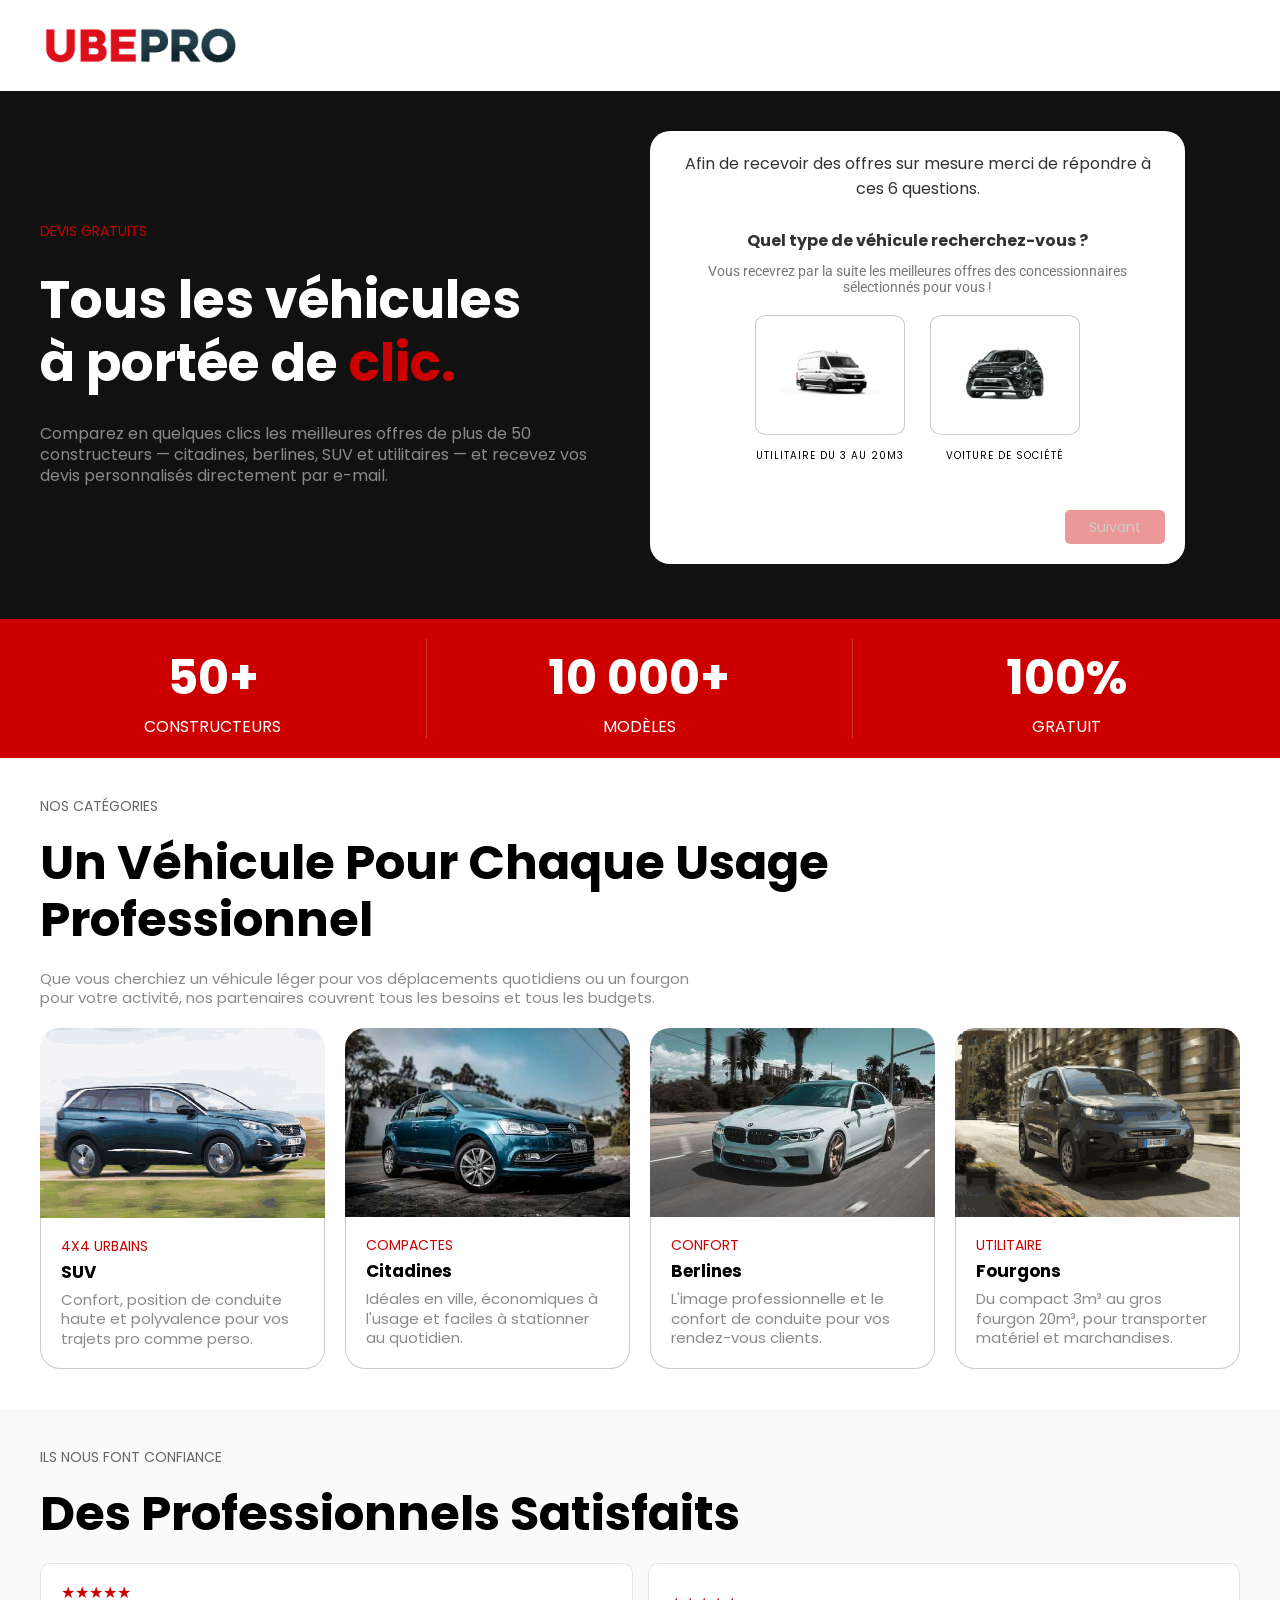
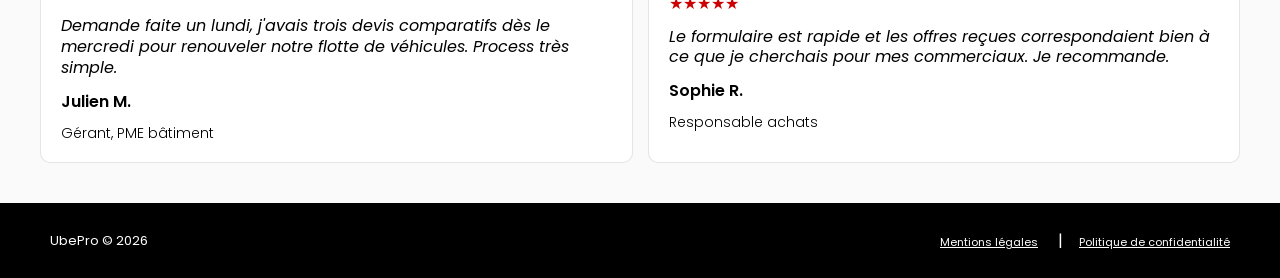
<file: GestiProj/LP_reference/index.html>
<!DOCTYPE html>
<html data-wf-page="6a35115cca34a7520d515b0e" data-wf-site="64a91c428fea82aa6ac95480" lang="fr">
<head>
  <meta charset="utf-8">
  <title>Véhicules de société</title>
  <meta content="Véhicules de société" property="og:title">
  <meta content="Véhicules de société" name="twitter:title">
  <meta content="width=device-width, initial-scale=1" name="viewport">
  <link rel="stylesheet" href="style.css">
  <script type="text/javascript">!function(o,c){var n=c.documentElement,t=" w-mod-";n.className+=t+"js",("ontouchstart"in o||o.DocumentTouch&&c instanceof DocumentTouch)&&(n.className+=t+"touch")}(window,document);</script>
  <link href="img/favicon.png" rel="shortcut icon" type="image/x-icon">
  <link href="img/webclip.svg" rel="apple-touch-icon">
  <script>
	// --- 1. Initialisation de la couche de données (DataLayer) et de gtag ---    
    window.dataLayer = window.dataLayer || [];
    function gtag() { dataLayer.push(arguments); }
    // --- 2. Déclaration du Consent Mode V2 par défaut (au chargement le plus tôt possible) ---
    // Cette partie est CRUCIALE pour la conformité (par exemple, DMA).
    // Elle DOIT PRÉCÉDER tout autre script Google (GTM, GA4, GADS, etc.)
    gtag('consent', 'default', {
        'ad_storage': 'denied',
        'analytics_storage': 'denied',
        'ad_user_data': 'denied',
        'ad_personalization': 'denied',
        'security_storage': 'granted', // Généralement accordé par défaut (nécessaire à la sécurité du site)
        'wait_for_update': 500 // Temps maximum en ms pour que le consentement soit mis à jour
    });
</script>
  <!--  Google tag (gtag.js)  -->
  <script async="" src="https://www.googletagmanager.com/gtag/js?id=G-3XPBT7BZ10"></script>
  <script>
  window.dataLayer = window.dataLayer || [];
  function gtag(){dataLayer.push(arguments);}
  gtag('js', new Date());
  gtag('config', 'G-3XPBT7BZ10');
</script>
  <!--  Meta Pixel Code  -->
  <!-- 
<script>
!function(f,b,e,v,n,t,s)
{if(f.fbq)return;n=f.fbq=function(){n.callMethod?
n.callMethod.apply(n,arguments):n.queue.push(arguments)};
if(!f._fbq)f._fbq=n;n.push=n;n.loaded=!0;n.version='2.0';
n.queue=[];t=b.createElement(e);t.async=!0;
t.src=v;s=b.getElementsByTagName(e)[0];
s.parentNode.insertBefore(t,s)}(window, document,'script',
'https://connect.facebook.net/en_US/fbevents.js');
fbq('init', '2555334021252967');
fbq('track', 'PageView');
</script>
<noscript><img height="1" width="1" style="display:none"
src="https://www.facebook.com/tr?id=2555334021252967&ev=PageView&noscript=1"
/></noscript>
<!-- End Meta Pixel Code  -->

  <!-- Google Tag Manager (ajoute : conversions LP) -->
  <script>(function(w,d,s,l,i){w[l]=w[l]||[];w[l].push({'gtm.start':new Date().getTime(),event:'gtm.js'});var f=d.getElementsByTagName(s)[0],j=d.createElement(s),dl=l!='dataLayer'?'&l='+l:'';j.async=true;j.src='https://www.googletagmanager.com/gtm.js?id='+i+dl;f.parentNode.insertBefore(j,f);})(window,document,'script','dataLayer','GTM-53SH7D7F');</script>
</head>
<body class="body-car">
  <noscript><iframe src="https://www.googletagmanager.com/ns.html?id=GTM-53SH7D7F" height="0" width="0" style="display:none;visibility:hidden"></iframe></noscript>
  <div class="vehicules">
    <div class="nav-inner"><img src="img/67921cbe55735bb8906a33a5_Ubepro-rouge-p-500.png" loading="lazy" width="200" alt="" class="logo-inner"></div>
    <div class="hero-grid">
      <div class="grid-left">
        <div class="eyebrow-light">Devis gratuits</div>
        <h1 class="car-heading">Tous les véhicules<br>à portée de <span class="clic">clic.</span></h1>
        <div class="paragraph-car">Comparez en quelques clics les meilleures offres de plus de 50 constructeurs — citadines, berlines, SUV et utilitaires — et recevez vos devis personnalisés directement par e-mail.</div>
      </div>
      <div class="form-grid">
        <div class="form-block-30 form-autonome">
          <form method="get" data-form="multistep" name="wf-form-voiture-professionnel-form-ubepro" data-name="voiture-professionnel-form-ubepro" id="wf-form-voiture-professionnel-form-ubepro" data-logic-extra="true" class="form form-globale form-vehicule form-redirect" data-wf-page-id="6a35115cca34a7520d515b0e" data-wf-element-id="520a328e-4948-4498-547d-0cc222b92744" data-ubepro-lead="1">
            <div class="w-embed"><input type="hidden" value="LP VEHICULES DE SOCIETE" name="source">
              <input type="hidden" value="" name="categorie">
              <input type="hidden" value="1" name="coordonnee">
            </div>
            <div data-form="step" class="etape-2 form-blobale vehicule-form-2">
              <div data-answer="" class="etape-content form-blobale vehicule-form">
                <div class="champ-masque w-embed"><input type="hidden" name="question_1" value="Quel type de véhicule recherchez-vous ?">
                  <input type="hidden" name="question_2" value="Quel type d'utilitaire précisément ?">
                  <input type="hidden" name="question_3" value="Que type de voiture recherchez-vous?">
                  <input type="hidden" name="question_4" value="Quel type de motorisation recherchez-vous ?">
                </div>
                <div class="titre-vehicules-1"><span>Afin de recevoir des offres sur mesure merci de répondre à ces 6 questions.<br> <br>‍<strong>Quel type de véhicule recherchez-vous ?</strong></span></div>
                <div class="titre-2-vehicules title-car">Vous recevrez par la suite les meilleures offres des concessionnaires sélectionnés pour vous !<br></div>
                <div class="radio-block-custom-1 vehicule-form"><label class="picto-vehicule-1 w-radio">
                    <div class="w-form-formradioinput w-form-formradioinput--inputType-custom style-radio-vehicule style-radio-vehicule-5 car-lp w-radio-input"></div><input name="reponse_1" data-name="reponse_1" data-radio-delay="30" data-radio-skip="true" type="radio" id="Utilitaire-du-3-au-20m3" data-go-to="step-2" required="" style="opacity:0;position:absolute;z-index:-1" value="Utilitaire du 3 au 20m3"><span class="titre-1-voiture-professionnel w-form-label" for="Utilitaire-du-3-au-20m3">Utilitaire du 3 au 20m3</span>
                  </label><label class="picto-vehicule-1 w-radio">
                    <div class="w-form-formradioinput w-form-formradioinput--inputType-custom style-radio-vehicule style-radio-vehicule-6 car-lp w-radio-input"></div><input type="radio" name="reponse_1" id="Voiture-de-soci-t" data-name="reponse_1" data-go-to="step-3" style="opacity:0;position:absolute;z-index:-1" value="Voiture de société"><span class="titre-1-voiture-professionnel w-form-label" for="Voiture-de-soci-t">Voiture de société</span>
                  </label></div>
                <div class="etape-btn">
                  <a data-form="next-btn" href="#" class="button-83 rc-pro car-button w-button">Suivant</a>
                </div>
              </div>
            </div>
            <div data-form="step" class="etape-2 form-blobale vehicule-form-2 hide-car">
              <div skip-to="3" data-answer="step-2" data-go-to="step-4" class="etape-content form-blobale">
                <div class="titre-assurance-iard titre-vehicules-1">Quel type d&#x27;utilitaire précisément ?</div>
                <div class="grid-vehicule-2"><label class="picto-vehicule-1 picto-car w-radio">
                    <div class="w-form-formradioinput w-form-formradioinput--inputType-custom style-radio-vehicule car-lp w-radio-input"></div><input name="reponse_2" data-name="reponse_2" data-radio-delay="30" data-radio-skip="true" type="radio" id="Utilitaire-compact-3-m-tres-cubes" required="" style="opacity:0;position:absolute;z-index:-1" value="Utilitaire compact(3 mètres cubes)"><span class="titre-1-voiture-professionnel w-form-label" for="Utilitaire-compact-3-m-tres-cubes">Utilitaire compact<br>(3 mètres cubes)</span>
                  </label><label class="picto-vehicule-1 picto-car w-radio">
                    <div class="w-form-formradioinput w-form-formradioinput--inputType-custom style-radio-vehicule style-radio-vehicule-2 car-lp w-radio-input"></div><input type="radio" name="reponse_2" id="Utilitaire-compactUtilitaire-l-ger-6-m-tres-cubes" data-name="reponse_2" style="opacity:0;position:absolute;z-index:-1" value="Utilitaire compactUtilitaire léger(6 mètres cubes)"><span class="titre-1-voiture-professionnel w-form-label" for="Utilitaire-compactUtilitaire-l-ger-6-m-tres-cubes">Utilitaire compact<br>Utilitaire léger<br>(6 mètres cubes)</span>
                  </label><label class="picto-vehicule-1 picto-car w-radio">
                    <div class="w-form-formradioinput w-form-formradioinput--inputType-custom style-radio-vehicule style-radio-vehicule-3 car-lp w-radio-input"></div><input type="radio" name="reponse_2" id="Fourgon-12-m-tres-cubes" data-name="reponse_2" style="opacity:0;position:absolute;z-index:-1" value="Fourgon (12 mètres cubes)"><span class="titre-1-voiture-professionnel w-form-label" for="Fourgon-12-m-tres-cubes">Fourgon <br>(12 mètres cubes)</span>
                  </label><label class="picto-vehicule-1 picto-car w-radio">
                    <div class="w-form-formradioinput w-form-formradioinput--inputType-custom style-radio-vehicule style-radio-vehicule-4 car-lp w-radio-input"></div><input type="radio" name="reponse_2" id="Gros-Fourgon-20-m-tres-cubes" data-name="reponse_2" style="opacity:0;position:absolute;z-index:-1" value="Gros Fourgon (20 mètres cubes)"><span class="titre-1-voiture-professionnel w-form-label" for="Gros-Fourgon-20-m-tres-cubes">Gros Fourgon <br>(20 mètres cubes)</span>
                  </label></div>
                <div class="etape-bouton assurance-iard">
                  <a data-form="back-btn" href="#" class="bouton-precedent rc-pro car-button w-button">Précédent</a>
                  <a data-form="next-btn" href="#" class="bouton-suivant rc-pro car-button w-button">Suivant</a>
                </div>
              </div>
              <div skip-to="3" data-answer="step-3" data-go-to="step-4" class="etape-content form-blobale">
                <div class="titre-assurance-iard titre-vehicules-1">Que type de voiture recherchez-vous?</div>
                <div class="radio-block-custom-1 vehicule-form grid-vehicule"><label class="picto-vehicule-1 picto-car w-radio">
                    <div class="w-form-formradioinput w-form-formradioinput--inputType-custom style-radio-vehicule style-radio-vehicule-7 car-lp w-radio-input"></div><input name="reponse_3" data-name="reponse_3" data-radio-delay="25" data-radio-skip="true" type="radio" id="Citadine" required="" style="opacity:0;position:absolute;z-index:-1" value="Citadine"><span class="titre-1-voiture-professionnel w-form-label" for="Citadine">Citadine</span>
                  </label><label class="picto-vehicule-1 picto-car w-radio">
                    <div class="w-form-formradioinput w-form-formradioinput--inputType-custom style-radio-vehicule style-radio-vehicule-8 car-lp w-radio-input"></div><input type="radio" name="reponse_3" id="Berline-Compacte" data-name="reponse_3" style="opacity:0;position:absolute;z-index:-1" value="Berline Compacte"><span class="titre-1-voiture-professionnel w-form-label" for="Berline-Compacte">Berline Compacte</span>
                  </label><label class="picto-vehicule-1 picto-car w-radio">
                    <div class="w-form-formradioinput w-form-formradioinput--inputType-custom style-radio-vehicule style-radio-vehicule-9 car-lp w-radio-input"></div><input type="radio" name="reponse_3" id="Berline-classique" data-name="reponse_3" style="opacity:0;position:absolute;z-index:-1" value="Berline classique"><span class="titre-1-voiture-professionnel w-form-label" for="Berline-classique">Berline classique</span>
                  </label><label class="picto-vehicule-1 picto-car w-radio">
                    <div class="w-form-formradioinput w-form-formradioinput--inputType-custom style-radio-vehicule style-radio-vehicule-10 car-lp w-radio-input"></div><input type="radio" name="reponse_3" id="Grande-Berline" data-name="reponse_3" style="opacity:0;position:absolute;z-index:-1" value="Grande Berline"><span class="titre-1-voiture-professionnel w-form-label" for="Grande-Berline">Grande Berline</span>
                  </label><label class="picto-vehicule-1 picto-car w-radio">
                    <div class="w-form-formradioinput w-form-formradioinput--inputType-custom style-radio-vehicule style-radio-vehicule-11 car-lp w-radio-input"></div><input type="radio" name="reponse_3" id="SUV" data-name="reponse_3" style="opacity:0;position:absolute;z-index:-1" value="SUV"><span class="titre-1-voiture-professionnel w-form-label" for="SUV">SUV</span>
                  </label></div>
                <div class="etape-bouton assurance-iard">
                  <a data-form="back-btn" href="#" class="bouton-precedent rc-pro car-button w-button">Précédent</a>
                  <a data-form="next-btn" href="#" class="bouton-suivant rc-pro car-button w-button">Suivant</a>
                </div>
              </div>
            </div>
            <div data-form="step" class="etape-2 vehicule-form-2 hide-car">
              <div data-go-to="etape-mail" data-answer="step-4" class="etape-content form-blobale">
                <div class="titre-assurance-iard titre-vehicules-1">Quel type de motorisation recherchez-vous ?</div>
                <div class="content-vehicule-form-1"><label class="radio-btn iard-mobile w-radio"><input class="w-form-formradioinput w-radio-input" name="reponse_4" data-name="reponse_4" data-radio-delay="30" data-radio-skip="true" type="radio" id="Diesel-Essence" required="" value="Diesel / Essence"><span class="radio-button-label-36 w-form-label" for="Diesel-Essence">Diesel / Essence</span></label><label class="radio-btn iard-mobile w-radio"><input type="radio" name="reponse_4" id="lectrique" data-name="reponse_4" class="w-form-formradioinput w-radio-input" value="Électrique"><span class="radio-button-label-36 w-form-label" for="lectrique">Électrique</span></label><label class="radio-btn iard-mobile w-radio"><input type="radio" name="reponse_4" id="Hybride" data-name="reponse_4" class="w-form-formradioinput w-radio-input" value="Hybride"><span class="radio-button-label-36 w-form-label" for="Hybride">Hybride</span></label></div>
                <div class="etape-bouton assurance-iard">
                  <a data-form="back-btn" href="#" class="bouton-precedent rc-pro car-button w-button">Précédent</a>
                  <a data-form="next-btn" href="#" class="bouton-suivant rc-pro car-button w-button">Suivant</a>
                </div>
              </div>
            </div>
            <div data-form="step" class="etape-2 form-blobale vehicule-form-2 hide-car">
              <div data-go-to="code-postal" data-answer="etape-mail" class="etape-content form-blobale">
                <div class="titre-assurance-iard titre-vehicules-1">Merci, nous avons bien identifié vos besoins !<br>Sur quelle adresse mail souhaitez-vous recevoir vos devis ?</div>
                <div class="civilite-email"><input class="email w-input" maxlength="256" name="mail" data-name="mail" placeholder="Email" type="email" required=""></div>
                <div class="etape-bouton assurance-iard">
                  <a data-form="back-btn" href="#" class="bouton-precedent rc-pro car-button w-button">Précédent</a>
                  <a data-form="next-btn" href="#" class="bouton-suivant rc-pro car-button w-button">Suivant</a>
                </div>
              </div>
            </div>
            <div data-form="step" class="etape-2 form-blobale vehicule-form-2 hide-car">
              <div data-go-to="nom-prenom" data-answer="code-postal" class="etape-content form-blobale">
                <div class="titre-assurance-iard titre-vehicules-1">Quelle est la société concernée par cette demande ?</div>
                <div class="coordonnees-societe"><input class="nom-societe w-input" maxlength="256" name="societe" data-name="societe" placeholder="Nom de la société" type="text" required=""><input class="zipcode iard w-input" maxlength="256" name="code_postal" data-name="code_postal" placeholder="Code postal" type="text" required=""></div>
                <div class="etape-bouton assurance-iard">
                  <a data-form="back-btn" href="#" class="bouton-precedent rc-pro car-button w-button">Précédent</a>
                  <a data-form="next-btn" href="#" class="bouton-suivant rc-pro car-button w-button">Suivant</a>
                </div>
              </div>
            </div>
            <div data-form="step" class="etape-2 form-blobale vehicule-form-2 hide-car">
              <div data-go-to="telephone" data-answer="nom-prenom" class="etape-content form-blobale">
                <div class="titre-assurance-iard titre-vehicules-1">A quel nom nos partenaires doivent-ils adresser vos devis ?</div>
                <div class="civilite-email-tel"><input class="name iard w-input" maxlength="256" name="nom" data-name="nom" placeholder="Nom" type="text" required=""><input class="name iard w-input" maxlength="256" name="prenom" data-name="prenom" placeholder="Prénom" type="text" required=""></div>
                <div class="etape-bouton assurance-iard">
                  <a data-form="back-btn" href="#" class="bouton-precedent rc-pro car-button w-button">Précédent</a>
                  <a data-form="next-btn" href="#" class="bouton-suivant rc-pro car-button w-button">Suivant</a>
                </div>
              </div>
            </div>
            <div data-form="step" class="etape-2 form-blobale vehicule-form-2 hide-car">
              <div data-answer="telephone" class="etape-content form-blobale etape-consentement">
                <div class="titre-assurance-iard titre-vehicules-1">Et enfin, votre numéro de téléphone <br>mobile ?</div>
                <div class="information-acheteur"><input class="phone iard w-input" maxlength="256" name="telephone" data-name="telephone" placeholder="Téléphone" type="text" required=""></div>
                <div class="titre-consentement">En soumettant ce formulaire, j&#x27;accepte que les informations saisies soient exploitées dans le cadre de la relation commerciale qui peut en découler.</div>
                <div class="consentement-1"><label class="consentement-2 w-radio"><input type="radio" name="consentement" id="oui" data-name="consentement" required="" data-w-id="520a328e-4948-4498-547d-0cc222b927e7" class="w-form-formradioinput w-radio-input" value="oui"><span class="radio-button-label-44 w-form-label" for="oui">J&#x27;accepte</span></label><label class="w-radio"><input type="radio" name="consentement" data-name="consentement" data-w-id="520a328e-4948-4498-547d-0cc222b927eb" class="w-form-formradioinput w-radio-input" value="non"><span class="radio-button-label-45 w-form-label">Je n&#x27;accepte pas</span></label></div>
                <div class="popup-consentement">
                  <div class="titre-consnetement-2">Vous devez accepter les termes et conditions.</div>
                </div>
                <div class="etape-bouton assurance-iard">
                  <a data-form="back-btn" href="#" class="bouton-precedent rc-pro car-button w-button">Précédent</a><input type="submit" data-wait="Patienter..." data-form="submit-btn" class="bouton-valider rc-pro car-button w-button" value="Valider">
                </div>
              </div>
            </div>
          <input type="hidden" value="" name="gclid" id="gclid">
<input type="hidden" value="" name="user" id="user">
<input type="hidden" value="" name="msclkid" id="msclkid">
<input type="hidden" value="" name="fbclid" id="fbclid">
<input type="hidden" value="" name="gbraid" id="gbraid">
<input type="hidden" value="" name="wbraid" id="wbraid">
<input type="hidden" value="" name="ttclid" id="ttclid">
<input type="hidden" value="" name="utm_source" id="utm_source">
<input type="hidden" value="" name="utm_medium" id="utm_medium">
<input type="hidden" value="" name="utm_campaign" id="utm_campaign">
<input type="hidden" value="" name="utm_term" id="utm_term">
<input type="hidden" value="" name="utm_content" id="utm_content">
<input type="hidden" value="" name="page_url" id="page_url">
<input type="hidden" value="" name="referrer" id="referrer">
</form>
          <div class="success-message-23 w-form-done">
            <div class="text-block-264"><strong class="bold-text-128">Merci !<br>‍</strong>Votre demande a bien été reçue !<br></div>
          </div>
          <div class="w-form-fail">
            <div>Oops! Something went wrong while submitting the form.</div>
          </div>
        </div>
      </div>
    </div>
    <div class="stat-bar-car">
      <div class="stat-cell-car">
        <h2 class="car-heading">50+</h2>
        <div class="paragraph-car car-style">Constructeurs</div>
      </div>
      <div class="stat-cell-car">
        <h2 class="car-heading"><strong>10 000+</strong></h2>
        <div class="paragraph-car car-style">Modèles</div>
      </div>
      <div class="stat-cell-car stat-cell-style">
        <h2 class="car-heading">100%</h2>
        <div class="paragraph-car car-style">Gratuit</div>
      </div>
    </div>
    <div class="categories-car">
      <div class="eyebrow-car">nos catégories</div>
      <h2 class="car-heading car-heading-black">Un véhicule pour chaque usage <br>professionnel</h2>
      <div class="paragraph-car parcar-black">Que vous cherchiez un véhicule léger pour vos déplacements quotidiens ou un fourgon <br>pour votre activité, nos partenaires couvrent tous les besoins et tous les budgets.</div>
      <div class="car-cards">
        <div class="car-card">
          <div class="car-image"><img src="img/photo-1541899481282-d53bffe3c35d-2.png" loading="lazy" width="Auto" alt="" class="image-414"></div>
          <div class="car-info">
            <div class="eyebrow-light">4x4 urbains</div>
            <div class="car-type">SUV</div>
            <div class="paragraph-car parcar-black">Confort, position de conduite haute et polyvalence pour vos trajets pro comme perso.</div>
          </div>
        </div>
        <div class="car-card">
          <div class="car-image"><img src="img/photo-1541899481282-d53bffe3c35d.jpg" loading="lazy" width="Auto" alt="" class="image-414"></div>
          <div class="car-info">
            <div class="eyebrow-light">Compactes</div>
            <div class="car-type">Citadines</div>
            <div class="paragraph-car parcar-black">Idéales en ville, économiques à l&#x27;usage et faciles à stationner au quotidien.</div>
          </div>
        </div>
        <div class="car-card">
          <div class="car-image"><img src="img/photo-1555215695-3004980ad54e.jpg" loading="lazy" width="Auto" alt="" class="image-414"></div>
          <div class="car-info">
            <div class="eyebrow-light">Confort</div>
            <div class="car-type">Berlines</div>
            <div class="paragraph-car parcar-black">L&#x27;image professionnelle et le confort de conduite pour vos rendez-vous clients.</div>
          </div>
        </div>
        <div class="car-card">
          <div class="car-image"><img src="img/photo-1541899481282-d53bffe3c35d-1.png" loading="lazy" width="Auto" alt="" class="image-414"></div>
          <div class="car-info">
            <div class="eyebrow-light">Utilitaire</div>
            <div class="car-type">Fourgons</div>
            <div class="paragraph-car parcar-black">Du compact 3m³ au gros fourgon 20m³, pour transporter matériel et marchandises.</div>
          </div>
        </div>
      </div>
    </div>
    <div class="confiance-car">
      <div class="eyebrow-car">Ils nous font confiance</div>
      <h2 class="car-heading car-heading-black">Des professionnels satisfaits</h2>
      <div class="comments">
        <div class="comment">
          <div class="stars-car">★★★★★</div>
          <div class="commentaire">Demande faite un lundi, j&#x27;avais trois devis comparatifs dès le mercredi pour renouveler notre flotte de véhicules. Process très simple.</div>
          <div class="nom-comment">Julien M.</div>
          <div class="titre-profession">Gérant, PME bâtiment</div>
        </div>
        <div class="comment">
          <div class="stars-car">★★★★★</div>
          <div class="commentaire">Le formulaire est rapide et les offres reçues correspondaient bien à ce que je cherchais pour mes commerciaux. Je recommande.</div>
          <div class="nom-comment">Sophie R.</div>
          <div class="titre-profession">Responsable achats</div>
        </div>
      </div>
    </div>
    <div class="footer-kiwatch-1 footer-ds-automobile">
      <div class="foot-ki-1">
        <div class="h1-foot-kiwatch h1-foot-ds text-font">UbePro © 2026</div>
      </div>
      <div class="foot-ki-2">
        <div class="mention-eco">
          <a href="https://www.ubepro.fr/mentions-legales" target="_blank" class="link-144 radius-politique white-radius text-font">Mentions légales</a>
          <link rel="prefetch" href="https://www.ubepro.fr/mentions-legales">     |    <a href="https://www.ubepro.fr/politique-de-confidentialite-donnees-personnelles" target="_blank" class="link-145 radius-mentions white-radius">Politique de confidentialité</a>
          <link rel="prefetch" href="https://www.ubepro.fr/politique-de-confidentialite-donnees-personnelles">
        </div>
      </div>
    </div>
  </div>
  <script src="script.js" defer></script>
<script src="lead-handler.js" defer></script>
<script src="verification-sms.js" defer></script>
</body>
</html>
</file>
